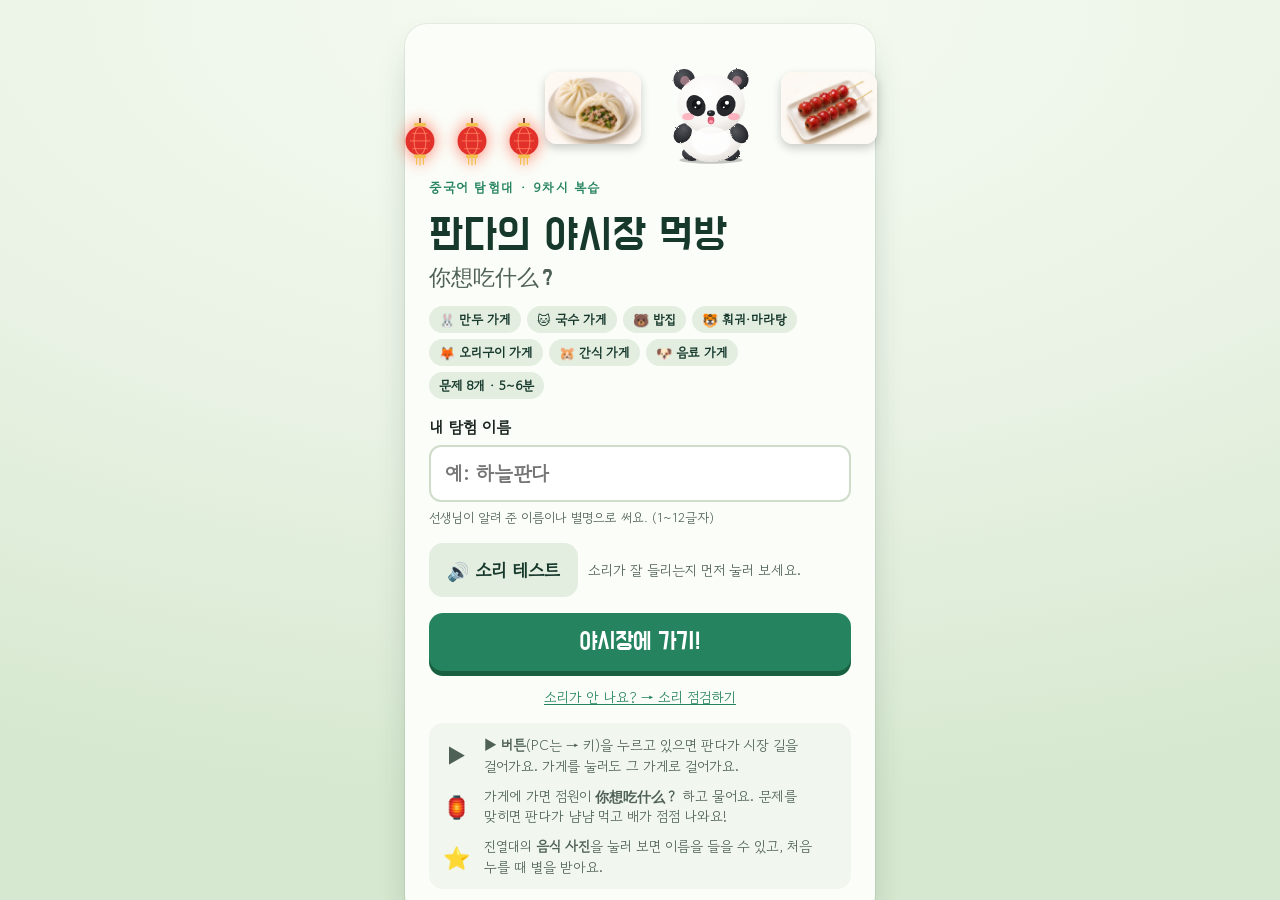
<file: index.html>
<!doctype html>
<html lang="ko">
<head>
<meta charset="utf-8">
<meta name="viewport" content="width=device-width, initial-scale=1, viewport-fit=cover">
<meta name="theme-color" content="#1b1f4b">
<title>판다의 야시장 먹방</title>
<link rel="preconnect" href="https://fonts.googleapis.com">
<link rel="stylesheet" href="https://fonts.googleapis.com/css2?family=Do+Hyeon&family=Gowun+Dodum&family=Noto+Sans:wght@500;700&family=ZCOOL+KuaiLe&display=swap">
<link rel="stylesheet" href="style.css">
</head>
<body>
<div id="app">

  <!-- 시작 화면 -->
  <section id="startScreen" class="screen">
    <div class="card">
      <div class="hero" id="heroArt"></div>
      <div class="eyebrow" id="stageLabel">중국어 탐험대 · 9차시 복습</div>
      <h1 id="gameTitle">판다의 야시장 먹방</h1>
      <div class="zonelist" id="zoneList"></div>
      <div id="resumeBox" class="row" hidden>
        <button class="btn primary" id="resumeBtn" type="button">이어서 하기</button>
        <button class="btn ghost" id="newBtn" type="button">처음부터</button>
      </div>
      <div id="newBox" class="stack">
        <label class="field" for="nameInput">내 탐험 이름
          <input type="text" id="nameInput" maxlength="12" autocomplete="off" placeholder="예: 하늘판다">
          <span class="help">선생님이 알려 준 이름이나 별명으로 써요. (1~12글자)</span>
        </label>
        <div class="row">
          <button class="btn" id="testBtn" type="button">🔊 소리 테스트</button>
          <span id="testResult" class="note">소리가 잘 들리는지 먼저 눌러 보세요.</span>
        </div>
        <button class="btn primary" id="startBtn" type="button">야시장에 가기!</button>
      </div>
      <a class="checklink" href="sound-check.html">소리가 안 나요? → 소리 점검하기</a>
      <div class="controls-pic">
        <div class="ico">▶</div><div><b>▶ 버튼</b>(PC는 → 키)을 누르고 있으면 판다가 시장 길을 걸어가요. 가게를 눌러도 그 가게로 걸어가요.</div>
        <div class="ico">🏮</div><div>가게에 가면 점원이 <b>你想吃什么？</b> 하고 물어요. 문제를 맞히면 판다가 냠냠 먹고 배가 점점 나와요!</div>
        <div class="ico">⭐</div><div>진열대의 <b>음식 사진</b>을 눌러 보면 이름을 들을 수 있고, 처음 누를 때 별을 받아요.</div>
      </div>
    </div>
  </section>

  <!-- 이야기 -->
  <section id="storyScreen" class="screen" hidden>
    <div class="card story-panel">
      <div class="storyart" id="storyArt"></div>
      <p class="story-text" id="storyText"></p>
      <div class="dots" id="storyDots"></div>
      <div class="row center">
        <button class="btn ghost" id="skipBtn" type="button">건너뛰기</button>
        <button class="btn primary" id="nextBtn" type="button">다음</button>
      </div>
    </div>
  </section>

  <!-- 게임 -->
  <section id="play" hidden>
    <header id="hud">
      <div class="scorebox"><span class="lab">학습</span><b id="learnScore">0</b></div>
      <div class="scorebox"><span class="lab">별</span><b id="starScore">0</b></div>
      <div class="zonebox"><span class="lab" id="zoneName">배 부름</span><div class="qdots keys" id="bells" aria-label="먹은 음식"></div></div>
      <div class="totalbox"><span class="lab">문제</span><b id="total">0/8</b></div>
      <div class="spacer"></div>
      <div class="who" id="who"></div>
      <button class="hud-btn" id="soundBtn" type="button" aria-label="소리 설정"><svg viewBox="0 0 24 24" fill="none" stroke="currentColor" stroke-width="2" stroke-linecap="round"><path d="M4 9h4l5-4v14l-5-4H4z"/><path d="M16 9a4 4 0 0 1 0 6M18.5 6.5a8 8 0 0 1 0 11"/></svg></button>
      <span class="netdot off" id="netDot" role="img" aria-label="이 기기에만 저장 중" title="이 기기에만 저장 중"></span>
      <button class="hud-btn" id="rankBtn" type="button" aria-label="반 순위">🏆</button>
      <button class="hud-btn" id="helpBtn" type="button" aria-label="도움말"><svg viewBox="0 0 24 24" fill="none" stroke="currentColor" stroke-width="2" stroke-linecap="round"><circle cx="12" cy="12" r="9"/><path d="M9.5 9.5a2.5 2.5 0 1 1 3.5 2.3c-.6.3-1 .8-1 1.5V14"/><circle cx="12" cy="17" r=".6" fill="currentColor"/></svg></button>
    </header>
    <div id="stage">
      <div id="market" aria-label="야시장 거리"></div>
      <div id="flash" aria-hidden="true"></div>
      <div id="toast" role="status" aria-live="polite" hidden></div>
    </div>
  </section>

  <!-- 퀴즈 -->
  <section id="quiz" hidden><div class="qbox" id="qbox" role="dialog" aria-modal="true"></div></section>
  <!-- 칸 이벤트 -->
  <section id="evt" class="panel" hidden></section>
  <div id="confetti" aria-hidden="true"></div>

  <!-- 소리 설정 -->
  <section id="soundPanel" class="panel" hidden>
    <div class="card">
      <h2>소리 설정</h2>
      <div class="slider"><label for="volBgm">배경음악</label><input id="volBgm" type="range" min="0" max="100" value="45"><span id="volBgmV">45</span></div>
      <div class="slider"><label for="volSfx">효과음</label><input id="volSfx" type="range" min="0" max="100" value="70"><span id="volSfxV">70</span></div>
      <div class="slider"><label for="volVoice">중국어 소리</label><input id="volVoice" type="range" min="0" max="100" value="100"><span id="volVoiceV">100</span></div>
      <label class="row" for="muteAll"><input type="checkbox" id="muteAll"> 모든 소리 끄기</label>
      <p class="note" id="voiceSourceNote"></p>
      <label class="field" for="renameInput">탐험 이름 고치기
        <input type="text" id="renameInput" maxlength="12" autocomplete="off">
      </label>
      <div class="row"><button class="btn" id="renameBtn" type="button">이름 저장</button><span class="note" id="renameMsg"></span></div>
      <button class="btn primary" id="soundClose" type="button">닫기</button>
    </div>
  </section>

  <!-- 도움말 -->
  <section id="helpPanel" class="panel" hidden>
    <div class="card">
      <h2>야시장 놀이 방법</h2>
      <div class="controls-pic">
        <div class="ico">▶</div><div>▶ ◀ 버튼을 누르고 있거나 → ← 키로 걸어요. 가게를 누르면 그 가게까지 걸어가요.</div>
        <div class="ico">🏮</div><div>가게 앞에 서면 점원이 물어요. 처음에 맞히면 100점, 다시 풀어 맞히면 60점.</div>
        <div class="ico">🥟</div><div>정답을 맞히면 판다가 그 음식을 먹어요. 마음대로 고르는 문제는 정답이 없어요!</div>
        <div class="ico">⭐</div><div>진열대 음식 사진을 누르면 이름을 듣고, 처음 누를 때 별 +5.</div>
        <div class="ico">🏠</div><div>가게 7곳을 다 들르면 판다네 집으로 가요.</div>
      </div>
      <button class="btn primary" id="helpClose" type="button">계속하기</button>
    </div>
  </section>

  <!-- 반 순위 -->
  <section id="rankPanel" class="panel" hidden>
    <div class="card">
      <h2>🏆 우리 반 순위</h2>
      <p class="note">총점(학습 점수 + 별 점수) 순서예요. ❓는 푼 문제 수, 💤는 다 먹고 자러 간 친구예요.</p>
      <div id="rankList"></div>
      <button class="btn primary" id="rankClose" type="button">계속하기</button>
    </div>
  </section>

  <!-- 종료 -->
  <section id="endScreen" class="screen" hidden>
    <div class="card">
      <div class="hero" id="endArt"></div>
      <div class="eyebrow">吃饱了!</div>
      <h1>배불러서 쿨쿨~</h1>
      <div class="nihao"><span class="zh">再见!</span>
        <div class="grow"><div class="py big">zàijiàn</div><div class="note">야시장 먹방 끝! 다음 시간에 또 만나요.</div></div>
        <button class="btn" id="byeBtn" type="button" aria-label="再见 듣기">▶</button></div>
      <div class="scores3">
        <div><small>학습 점수</small><b id="endLearn">0</b></div>
        <div><small>별 점수</small><b id="endStar">0</b></div>
        <div class="total"><small>총점</small><b id="endTotal">0</b></div>
      </div>
      <div class="stat"><span id="endName"></span><span id="endFirst"></span></div>
      <p class="note center">판다가 먹은 음식</p><div class="eaten" id="endZones"></div>
      <div class="stat"><span>보너스</span><span id="endBonus">-</span></div>
      <div id="speedBox" class="stack"></div>
      <div class="save" id="saveStatus"></div>
      <div class="endrank" id="endRank" hidden><b>🏆 우리 반 순위 <span id="myRank"></span></b><div id="endRankList"></div></div>
    </div>
  </section>
</div>

<script src="firebase-config.js"></script>
<script src="net.js"></script>
<script src="game-data.js"></script>
<script src="game.js"></script>
</body>
</html>
</file>
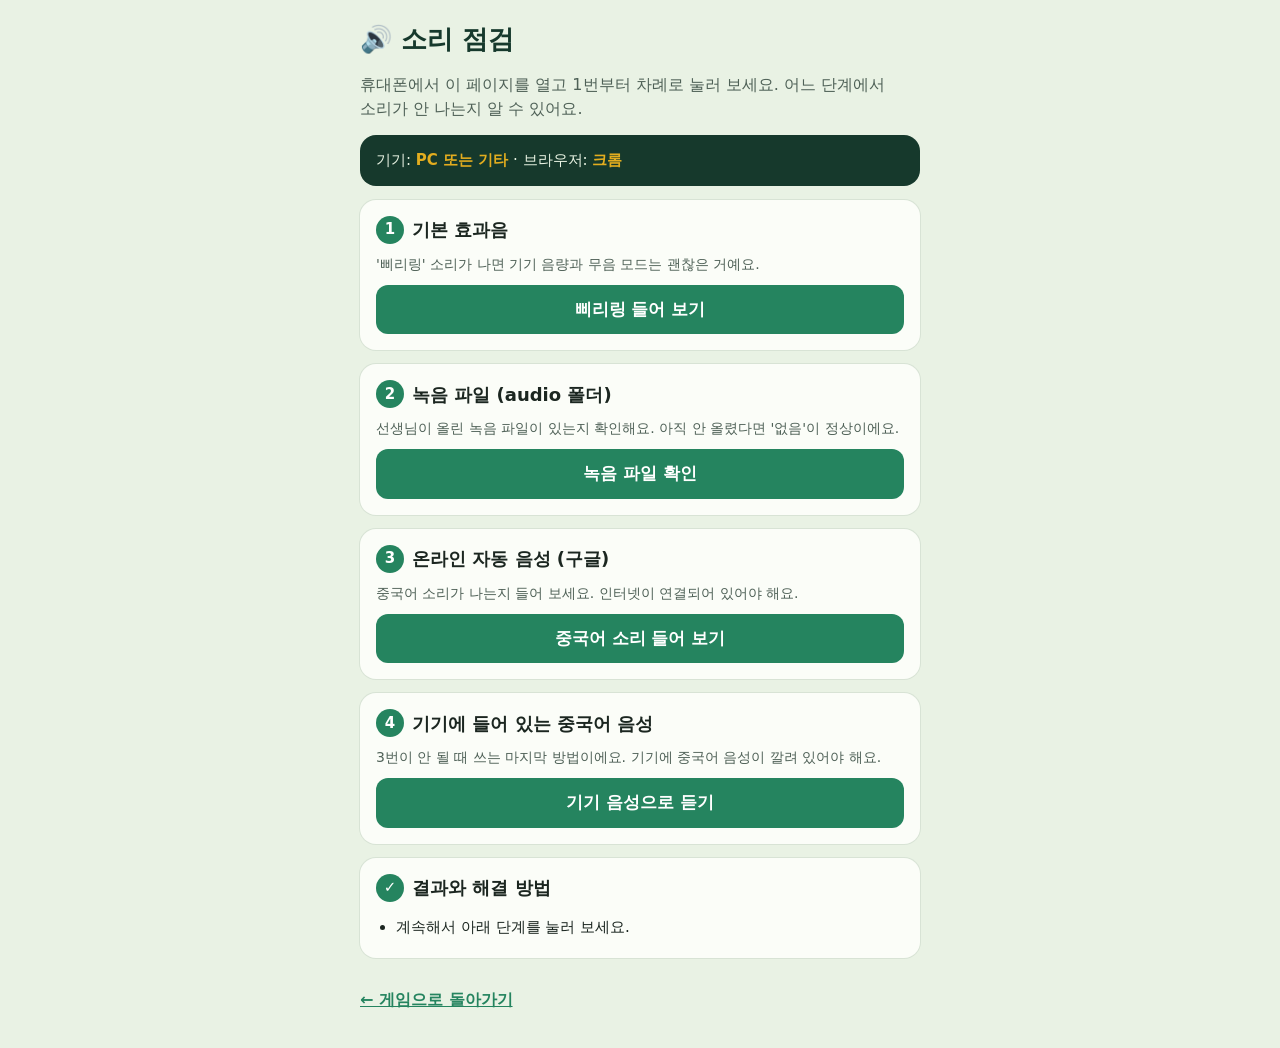
<file: sound-check.html>
<!doctype html>
<html lang="ko">
<head>
<meta charset="utf-8">
<meta name="viewport" content="width=device-width, initial-scale=1, viewport-fit=cover">
<title>소리 점검</title>
<style>
:root{--forest:#16392c;--jade:#25845f;--mist:#e9f2e4;--paper:#fbfdf8;--ink:#1b2620;--soft:#4f6157;--gold:#e3ad1f;--ok:#1f7a4d;--bad:#c9564b;--warn:#8a6200;--line:#cfdcc9;color-scheme:light}
*{box-sizing:border-box}[hidden]{display:none!important}
body{margin:0;background:var(--mist);color:var(--ink);font-family:'Apple SD Gothic Neo','Malgun Gothic',system-ui,sans-serif;word-break:keep-all;line-height:1.5;
  padding-block:20px;padding-left:max(16px,env(safe-area-inset-left,0px));padding-right:max(16px,env(safe-area-inset-right,0px))}
main{max-width:560px;margin:0 auto;display:flex;flex-direction:column;gap:14px}
h1{margin:0;font-size:26px;color:var(--forest)}
.lead{margin:0;color:var(--soft)}
.env{background:var(--forest);color:#eaf4e4;border-radius:16px;padding:14px 16px;font-size:15px}
.env b{color:var(--gold)}
.step{background:var(--paper);border-radius:16px;padding:16px;display:flex;flex-direction:column;gap:10px;box-shadow:0 0 0 1px rgba(22,57,44,.08)}
.step h2{margin:0;font-size:18px;display:flex;gap:8px;align-items:center}
.step h2 span{display:grid;place-items:center;width:28px;height:28px;border-radius:50%;background:var(--jade);color:#fff;font-size:15px;flex:none}
.step p{margin:0;font-size:14px;color:var(--soft)}
button{font:inherit;font-weight:700;font-size:17px;border:0;border-radius:12px;padding:12px 16px;background:var(--jade);color:#fff;min-height:48px;cursor:pointer}
.res{font-size:15px;font-weight:700;padding:8px 12px;border-radius:10px;background:#eef3ec}
.res.ok{background:#dff2e6;color:var(--ok)}.res.bad{background:#fbe3df;color:var(--bad)}.res.warn{background:#fff3cf;color:var(--warn)}
.res:empty{display:none}
ul{margin:0;padding-left:20px;font-size:15px}
li{margin:4px 0}
.ask{display:flex;gap:8px;flex-wrap:wrap}
.ask button{background:#e3ede0;color:var(--forest);font-size:15px;min-height:40px;padding:8px 14px}
a{color:var(--jade);font-weight:700}
</style>
</head>
<body>
<main>
  <h1>🔊 소리 점검</h1>
  <p class="lead">휴대폰에서 이 페이지를 열고 1번부터 차례로 눌러 보세요. 어느 단계에서 소리가 안 나는지 알 수 있어요.</p>
  <div class="env" id="env">기기 확인 중…</div>

  <section class="step">
    <h2><span>1</span>기본 효과음</h2>
    <p>'삐리링' 소리가 나면 기기 음량과 무음 모드는 괜찮은 거예요.</p>
    <button type="button" id="b1">삐리링 들어 보기</button>
    <div class="ask" id="a1" hidden><button type="button" data-a="1" data-v="y">들려요</button><button type="button" data-a="1" data-v="n">안 들려요</button></div>
    <div class="res" id="r1"></div>
  </section>

  <section class="step">
    <h2><span>2</span>녹음 파일 (audio 폴더)</h2>
    <p>선생님이 올린 녹음 파일이 있는지 확인해요. 아직 안 올렸다면 '없음'이 정상이에요.</p>
    <button type="button" id="b2">녹음 파일 확인</button>
    <div class="res" id="r2"></div>
  </section>

  <section class="step">
    <h2><span>3</span>온라인 자동 음성 (구글)</h2>
    <p>중국어 소리가 나는지 들어 보세요. 인터넷이 연결되어 있어야 해요.</p>
    <button type="button" id="b3">중국어 소리 들어 보기</button>
    <div class="ask" id="a3" hidden><button type="button" data-a="3" data-v="y">들려요</button><button type="button" data-a="3" data-v="n">안 들려요</button></div>
    <div class="res" id="r3"></div>
  </section>

  <section class="step">
    <h2><span>4</span>기기에 들어 있는 중국어 음성</h2>
    <p>3번이 안 될 때 쓰는 마지막 방법이에요. 기기에 중국어 음성이 깔려 있어야 해요.</p>
    <button type="button" id="b4">기기 음성으로 듣기</button>
    <div class="ask" id="a4" hidden><button type="button" data-a="4" data-v="y">들려요</button><button type="button" data-a="4" data-v="n">안 들려요</button></div>
    <div class="res" id="r4"></div>
  </section>

  <section class="step">
    <h2><span>✓</span>결과와 해결 방법</h2>
    <div id="advice"><p>위 단계를 눌러 보면 여기에 해결 방법이 나와요.</p></div>
  </section>

  <p><a href="index.html">← 게임으로 돌아가기</a></p>
</main>
<script src="game-data.js"></script>
<script>
(() => {
const D = window.GAME_DATA || { audio:{ onlineVoiceUrl:'https://translate.google.com/translate_tts?ie=UTF-8&tl=zh-CN&client=tw-ob&q=', sounds:{ ma1:{ file:'audio/ma1.mp3', text:'妈' } } } };
const $ = s => document.querySelector(s);
const ua = navigator.userAgent;
const isIOS = /iPhone|iPad|iPod/.test(ua) || (navigator.platform === 'MacIntel' && navigator.maxTouchPoints > 1);
const isAndroid = /Android/.test(ua);
const inApp = /KAKAOTALK|NAVER|Instagram|FBAN|FBAV|Line\/|DaumApps|everytimeApp|; wv\)/i.test(ua);
const appName = /KAKAOTALK/i.test(ua) ? '카카오톡' : /NAVER/i.test(ua) ? '네이버' : /Instagram/i.test(ua) ? '인스타그램' : /FBAN|FBAV/.test(ua) ? '페이스북' : /Line\//.test(ua) ? '라인' : '앱';
const R = {};
const firstId = () => D.audio.sounds.ma1 ? 'ma1' : Object.keys(D.audio.sounds)[0];
const firstFile = () => (D.audio.sounds[firstId()].file || `audio/${firstId()}.mp3`);
$('#env').innerHTML = `기기: <b>${isIOS ? '아이폰·아이패드' : isAndroid ? '안드로이드' : 'PC 또는 기타'}</b> · 브라우저: <b>${inApp ? appName + ' 안의 브라우저' : /CriOS|Chrome/.test(ua) ? '크롬' : /Safari/.test(ua) ? '사파리' : '기타'}</b>`
  + (inApp ? `<br>⚠ ${appName} 안에서 열린 화면은 소리가 막히는 경우가 많아요. 오른쪽 위 메뉴에서 <b>'다른 브라우저로 열기'</b>를 눌러 크롬이나 사파리로 열어 주세요.` : '');

function show(id, cls, html){ const el = $('#r' + id); el.className = 'res ' + cls; el.innerHTML = html; }
function ask(id){ $('#a' + id).hidden = false; }
document.querySelectorAll('[data-a]').forEach(b => b.onclick = () => {
  const id = b.dataset.a, ok = b.dataset.v === 'y'; R[id] = ok ? 'ok' : 'no';
  $('#a' + id).hidden = true;
  show(id, ok ? 'ok' : 'bad', ok ? '✔ 들려요' : '✘ 안 들려요');
  advise();
});

let ctx;
$('#b1').onclick = () => {
  try {
    ctx = ctx || new (window.AudioContext || window.webkitAudioContext)();
    if (ctx.state === 'suspended') ctx.resume();
    const t = ctx.currentTime;
    [659, 784, 988].forEach((f, i) => { const o = ctx.createOscillator(), g = ctx.createGain(); o.frequency.value = f; g.gain.setValueAtTime(.25, t + i*.12); g.gain.exponentialRampToValueAtTime(.001, t + i*.12 + .3); o.connect(g); g.connect(ctx.destination); o.start(t + i*.12); o.stop(t + i*.12 + .35); });
    show(1, 'warn', '소리가 났나요?'); ask(1);
  } catch(e){ R[1] = 'no'; show(1, 'bad', '이 브라우저는 효과음을 낼 수 없어요.'); advise(); }
};

const player = new Audio();
function tryPlay(url){
  return new Promise((res, rej) => {
    let done = false; const fin = (f, v) => { if (!done){ done = true; clearTimeout(to); f(v); } };
    const to = setTimeout(() => fin(rej, 'timeout'), 7000);
    player.onerror = () => fin(rej, 'load');
    player.onplaying = () => fin(res, 'playing');
    player.src = url;
    const p = player.play(); if (p && p.catch) p.catch(err => fin(rej, err && err.name === 'NotAllowedError' ? 'blocked' : 'load'));
  });
}
$('#b2').onclick = async () => {
  show(2, 'warn', '확인 중…');
  try { await tryPlay(firstFile()); R[2] = 'ok'; show(2, 'ok', '✔ 녹음 파일이 있어요. 지금 나오는 소리가 녹음 파일이에요.'); }
  catch(e){ R[2] = 'none'; show(2, e === 'blocked' ? 'bad' : 'warn', e === 'blocked' ? '✘ 브라우저가 재생을 막았어요.' : '녹음 파일 없음 (아직 안 올렸다면 정상이에요)'); }
  advise();
};
$('#b3').onclick = async () => {
  show(3, 'warn', '불러오는 중…');
  try { await tryPlay(D.audio.onlineVoiceUrl + encodeURIComponent((D.audio.sounds.ma1 || Object.values(D.audio.sounds)[0]).text)); show(3, 'warn', '소리가 났나요?'); ask(3); }
  catch(e){ R[3] = e; show(3, 'bad', e === 'blocked' ? '✘ 브라우저가 재생을 막았어요.' : e === 'timeout' ? '✘ 응답이 너무 늦어요. 인터넷 연결을 확인해 주세요.' : '✘ 온라인 음성에 연결하지 못했어요.'); advise(); }
};
function voices(){ return window.speechSynthesis ? speechSynthesis.getVoices() : []; }
if (window.speechSynthesis){ voices(); speechSynthesis.onvoiceschanged = () => {}; }
$('#b4').onclick = () => {
  if (!window.speechSynthesis){ R[4] = 'none'; show(4, 'bad', '✘ 이 브라우저는 기기 음성을 지원하지 않아요.'); advise(); return; }
  const zh = voices().filter(v => /^zh|cmn/i.test(v.lang));
  const u = new SpeechSynthesisUtterance(D.audio.sounds[firstId()].text); u.lang = 'zh-CN'; u.rate = .85;
  const v = zh.find(v => /CN/i.test(v.lang)) || zh[0]; if (v) u.voice = v;
  speechSynthesis.cancel(); speechSynthesis.speak(u);
  if (voices().length && !zh.length){ R[4] = 'none'; show(4, 'bad', '✘ 기기에 중국어 음성이 없어요.'); advise(); return; }
  show(4, 'warn', (v ? `사용한 음성: ${v.name}<br>` : '') + '소리가 났나요?'); ask(4);
};

function advise(){
  const tips = [];
  if (inApp) tips.push(`<b>${appName} 안에서 열려 있어요.</b> 메뉴(⋮ 또는 ···)에서 '다른 브라우저로 열기'를 눌러 크롬이나 사파리로 다시 열어 주세요.`);
  if (R[1] === 'no'){
    tips.push(isIOS ? '<b>아이폰 왼쪽 옆의 무음 스위치</b>가 켜져 있으면(주황색이 보이면) 게임 소리가 안 나요. 스위치를 올려 무음을 꺼 주세요. (아이폰 15 Pro 이상은 동작 버튼 또는 제어 센터의 무음 모드)'
                : '휴대폰 옆 음량 버튼으로 <b>미디어 음량</b>을 올려 주세요. 방해 금지 모드도 꺼 주세요.');
    tips.push('블루투스 이어폰이 연결되어 있지 않은지 확인해 주세요.');
  }
  if (R[3] === 'ok' || R[2] === 'ok') tips.push('✔ 이 기기에서는 게임의 중국어 소리가 들려야 해요. 게임을 <b>새로고침</b>한 뒤, 문제 창의 <b>▶ 듣기</b>를 직접 눌러 보세요.');
  else if (R[3] === 'no' || R[3] === 'load' || R[3] === 'timeout' || R[3] === 'blocked'){
    tips.push('온라인 음성이 이 기기·인터넷에서 막혀 있어요. 학교 와이파이가 막는 경우도 있으니 휴대폰 데이터로도 한 번 시험해 보세요.');
    if (R[4] === 'ok') tips.push('대신 기기 음성(4번)은 되니 게임은 그 소리로 진행돼요. 다만 성조가 검수되지 않은 임시 음성이에요.');
    else tips.push('가장 확실한 해결책은 <b>녹음 파일(MP3)</b>을 audio 폴더에 올리는 거예요 (audio-list.html에 목록이 있어요). 그러면 인터넷 음성이나 기기 음성 없이도 모든 기기에서 같은 소리가 나요.');
  }
  if (R[4] === 'none' && isAndroid) tips.push('안드로이드: 설정 → 일반(또는 접근성) → 텍스트 음성 변환 → Google 음성 엔진 → 언어에서 <b>중국어(중국)</b> 음성을 내려받을 수 있어요.');
  if (R[4] === 'none' && isIOS) tips.push('아이폰: 설정 → 손쉬운 사용 → 읽기 및 말하기 → 음성 → <b>중국어(중국 본토)</b> 음성을 내려받을 수 있어요.');
  if (!tips.length) tips.push('계속해서 아래 단계를 눌러 보세요.');
  $('#advice').innerHTML = '<ul>' + tips.map(t => `<li>${t}</li>`).join('') + '</ul>';
}
advise();
})();
</script>
</body>
</html>
</file>
<file: style.css>
/* 중국어 탐험대 STAGE 01 · 화면 꾸미기
   Layout: HUD strip on top, the 16:9 side-scrolling stage fills the rest, touch buttons float over its bottom corners. */
:root{
  --forest:#16392c; --jade:#25845f; --leaf:#9ccc6e; --mist:#e9f2e4; --paper:#fbfdf8;
  --ink:#1b2620; --ink-soft:#4f6157; --gold:#e3ad1f; --pond:#4fa6cc; --miss:#c9564b; --line:#cfdcc9;
  --f-display:'Do Hyeon','Gowun Dodum',system-ui,sans-serif;
  --f-body:'Gowun Dodum','Apple SD Gothic Neo','Malgun Gothic',system-ui,sans-serif;
  --f-pinyin:'Noto Sans','Segoe UI','Helvetica Neue',Arial,sans-serif;
  color-scheme:light;
}
*{box-sizing:border-box}
[hidden]{display:none!important}
html,body{height:100%;margin:0}
body{word-break:keep-all;background:var(--forest);color:var(--ink);font-family:var(--f-body);font-size:16px;overflow:hidden;
  padding-left:env(safe-area-inset-left,0px);padding-right:env(safe-area-inset-right,0px)}
button{font-family:inherit;font-size:inherit;cursor:pointer;color:inherit}
button:focus-visible,input:focus-visible{outline:3px solid var(--pond);outline-offset:2px}
.py{font-family:var(--f-pinyin);font-weight:700}
.py.big{font-size:20px}
.grow{flex:1;min-width:0}
#app{position:relative;height:100%}

/* ---------- 큰 화면들 ---------- */
.screen{position:absolute;inset:0;display:flex;align-items:flex-start;justify-content:center;overflow:auto;z-index:30;
  padding-block:24px;padding-left:max(16px,env(safe-area-inset-left,0px));padding-right:max(16px,env(safe-area-inset-right,0px));
  background:radial-gradient(120% 90% at 50% 0%,#f6fbf2 0%,var(--mist) 55%,#d6e8cf 100%)}
.card{background:var(--paper);border-radius:22px;box-shadow:0 18px 40px -18px rgba(22,57,44,.45),0 0 0 1px rgba(22,57,44,.06);
  width:min(470px,100%);margin:auto 0;padding:28px 24px;display:flex;flex-direction:column;gap:16px}
.stack{display:flex;flex-direction:column;gap:16px}
.eyebrow{font-size:13px;letter-spacing:.12em;color:var(--jade);font-weight:700}
h1{font-family:var(--f-display);font-weight:400;font-size:clamp(32px,8vw,44px);line-height:1.08;color:var(--forest);margin:0;text-wrap:balance}
h1 small{display:block;font-size:.5em;color:var(--ink-soft);margin-top:6px}
h2{font-family:var(--f-display);font-weight:400;font-size:26px;color:var(--forest);margin:0}
label.field{display:flex;flex-direction:column;gap:6px;font-weight:700}
label.field .help{font-weight:400;font-size:13px;color:var(--ink-soft)}
input[type=text]{font:inherit;font-size:20px;padding:12px 14px;border-radius:12px;border:2px solid var(--line);background:#fff;color:var(--ink)}
input[type=text]:focus{border-color:var(--jade);outline:none}
.btn{border:0;border-radius:14px;padding:14px 18px;font-size:18px;font-weight:700;background:#e3ede0;color:var(--forest);min-height:48px}
.btn.primary{background:var(--jade);color:#fff;font-family:var(--f-display);font-weight:400;font-size:24px;box-shadow:0 5px 0 #18603f}
.btn.primary:active{transform:translateY(3px);box-shadow:0 2px 0 #18603f}
.btn.ghost{background:transparent;border:2px solid var(--line)}
.btn:disabled{opacity:.45;cursor:not-allowed}
.row{display:flex;gap:10px;flex-wrap:wrap;align-items:center}
.row.center{justify-content:center}
.note{font-size:14px;color:var(--ink-soft);line-height:1.5}
.badge-temp{display:inline-flex;gap:6px;align-items:center;font-size:12px;padding:4px 8px;border-radius:999px;background:#fff3cf;color:#7a5600}
.badge-ok{background:#dff2e6;color:#165c3c}
.controls-pic{display:grid;grid-template-columns:auto 1fr;gap:10px 14px;align-items:center;font-size:14px;color:var(--ink-soft);
  background:#f1f6ee;border-radius:14px;padding:12px 14px;line-height:1.45}
.controls-pic .ico{font-size:22px;text-align:center}
.keys{display:grid;grid-template-columns:repeat(3,26px);gap:3px}
.keys i{display:grid;place-items:center;width:26px;height:24px;border-radius:6px;background:#fff;border:1px solid var(--line);font-style:normal;font-size:12px;color:var(--forest)}
.keys i.x{visibility:hidden}
.story-panel{align-items:center;text-align:center}
.story-panel canvas{width:220px;height:150px}
.story-text{font-size:20px;line-height:1.55;min-height:3.2em;text-wrap:balance;margin:0}
.dots{display:flex;gap:6px}.dots b{width:8px;height:8px;border-radius:50%;background:var(--line)}.dots b.on{background:var(--jade)}

/* ---------- 게임 화면 ---------- */
#play{position:absolute;inset:0;display:flex;flex-direction:column}
#hud{display:flex;align-items:center;gap:12px;flex-wrap:wrap;background:var(--forest);color:#eaf4e4;z-index:5;
  padding-block:8px;padding-left:max(12px,env(safe-area-inset-left,0px));padding-right:max(12px,env(safe-area-inset-right,0px))}
.scorebox{display:flex;align-items:baseline;gap:6px}
.scorebox .lab{font-size:12px;opacity:.75}
.scorebox b{font-family:var(--f-display);font-weight:400;font-size:24px;color:var(--gold);font-variant-numeric:tabular-nums;min-width:44px}
.bells{display:flex;gap:3px}.bells svg{width:22px;height:22px}
.items{display:flex;gap:4px;flex-wrap:wrap}
.item{font-size:12px;padding:3px 7px;border-radius:999px;background:rgba(255,255,255,.1);color:#cfe3c7;font-family:var(--f-pinyin);font-weight:700}
.item.got{background:var(--gold);color:var(--forest)}
#hud .spacer{flex:1}
#hud .who{font-size:13px;opacity:.8}
.hud-btn{background:rgba(255,255,255,.12);border:0;border-radius:10px;width:40px;height:40px;display:grid;place-items:center;color:#fff}
.hud-btn svg{width:22px;height:22px}
#stage{position:relative;flex:1;min-height:0;display:grid;place-items:center;background:#0f2a20;overflow:hidden}
#game{display:block;touch-action:none;border-radius:6px}
#toast{position:absolute;left:50%;top:16%;transform:translateX(-50%);background:var(--paper);color:var(--forest);padding:10px 18px;border-radius:14px;
  font-weight:700;box-shadow:0 8px 20px rgba(0,0,0,.25);text-align:center;max-width:calc(100% - 32px);z-index:6;font-size:17px}
#pad{position:absolute;inset:auto 0 0 0;display:flex;justify-content:space-between;align-items:flex-end;pointer-events:none;z-index:4;
  padding-bottom:max(14px,env(safe-area-inset-bottom,0px));padding-left:max(14px,env(safe-area-inset-left,0px));padding-right:max(14px,env(safe-area-inset-right,0px))}
#pad button{pointer-events:auto;border:0;border-radius:18px;background:rgba(251,253,248,.85);color:var(--forest);box-shadow:0 4px 0 rgba(22,57,44,.4);
  width:72px;height:68px;display:grid;place-items:center;touch-action:none;user-select:none;-webkit-user-select:none;-webkit-touch-callout:none}
#pad button svg{width:30px;height:30px}
#pad button.on{background:var(--leaf);transform:translateY(2px)}
#pad .pad-move{display:flex;gap:10px}
#pad .jump{width:96px;height:80px;border-radius:50%;background:var(--gold);font-family:var(--f-display);font-size:24px;box-shadow:0 5px 0 #a87d0d}

/* ---------- 퀴즈 창 ---------- */
#quiz{position:absolute;inset:0;background:rgba(14,36,28,.55);display:flex;align-items:center;justify-content:center;z-index:20;
  padding-block:16px;padding-left:max(12px,env(safe-area-inset-left,0px));padding-right:max(12px,env(safe-area-inset-right,0px))}
.qbox{position:relative;background:var(--paper);border-radius:22px;width:min(560px,100%);max-height:100%;overflow:auto;padding:20px;display:flex;flex-direction:column;gap:14px;box-shadow:0 24px 60px rgba(0,0,0,.35)}
.qhead{display:flex;align-items:center;gap:10px}
.qhead .place{font-family:var(--f-display);font-size:22px;color:var(--forest);flex:1}
.qhead .practice{font-size:12px;background:#e3ede0;border-radius:999px;padding:3px 8px;color:var(--forest)}
.qhead .count{font-size:13px;color:var(--ink-soft)}
.qclose{width:40px;height:40px;border-radius:12px;border:0;background:#eef3ec;font-size:20px}
.qtext{font-size:20px;line-height:1.45;font-weight:700;text-wrap:balance}
.listen{display:flex;gap:8px;flex-wrap:wrap}
.listen .btn{font-size:16px;padding:10px 14px}
.listen .btn.play{background:var(--pond);color:#fff;font-size:18px}
.listen .btn.play.pulse{animation:pulse 1s ease-in-out infinite;box-shadow:0 0 0 4px rgba(79,166,204,.35)}
@keyframes pulse{50%{transform:scale(1.06)}}
.checklink{font-size:14px;color:var(--jade);text-align:center}
.srcnote{font-size:12px;color:var(--ink-soft)}
.choices{display:grid;gap:10px}
.choices.c4{grid-template-columns:repeat(4,1fr)}
.choices.c3{grid-template-columns:repeat(3,1fr)}
.choices.c2{grid-template-columns:repeat(2,1fr)}
@media (max-width:520px){.choices.c4{grid-template-columns:repeat(2,1fr)}}
.opt{border:3px solid var(--line);background:#fff;border-radius:16px;padding:10px 8px;display:flex;flex-direction:column;align-items:center;gap:6px;min-height:88px;transition:transform .12s,border-color .12s}
.opt:hover:not(:disabled){transform:translateY(-2px);border-color:var(--jade)}
.opt.wrong{border-color:var(--miss);opacity:.45}
.opt.right{border-color:var(--gold);background:#fff8e1}
.opt .lbl{font-family:var(--f-display);font-size:22px;color:var(--forest)}
.opt .sub{font-size:13px;color:var(--ink-soft)}
.opt svg.contour{width:100%;max-width:110px;height:56px}
.target{display:flex;align-items:center;justify-content:center;gap:14px;background:#f1f6ee;border-radius:16px;padding:12px}
.target .py{font-size:40px;color:var(--forest)}
.target svg{width:90px;height:50px}
.tablet{background:#b9c2bb;border-radius:14px 14px 30px 30px;padding:14px;display:flex;align-items:center;justify-content:center;gap:16px;box-shadow:inset 0 -6px 0 rgba(0,0,0,.12)}
.tablet .py{font-size:38px;color:#2a3530}
.slot{width:86px;height:56px;border-radius:12px;border:3px dashed rgba(42,53,48,.55);display:grid;place-items:center;font-size:13px;color:#2a3530}
.slot.filled{border-style:solid;background:var(--leaf)}
.tube{background:linear-gradient(90deg,#7cae4f,#a9d27a 45%,#6b9d43);border:0;border-radius:14px;min-height:80px;color:var(--forest);
  display:flex;flex-direction:column;align-items:center;justify-content:center;gap:4px;font-weight:700;box-shadow:inset 0 0 0 3px rgba(22,57,44,.18)}
.tube .ring{width:70%;height:4px;border-radius:2px;background:rgba(22,57,44,.35)}
.tube.sel{outline:4px solid var(--pond);outline-offset:2px}
.tube.wrong{opacity:.4}
.tube.heard::after{content:'들었어요';font-size:11px;font-weight:400}
.panda-card{display:flex;flex-direction:column;align-items:center;gap:8px;background:#fff;border:3px solid var(--line);border-radius:16px;padding:10px 6px}
.panda-card svg{width:84px;height:80px}
.panda-card.talk svg{animation:talk .35s ease-in-out 3}
.panda-card.wrong{opacity:.45;border-color:var(--miss)}
.panda-card.right{border-color:var(--gold);background:#fff8e1}
@keyframes talk{50%{transform:translateY(-5px) rotate(-3deg)}}
.panda-card .btn{font-size:14px;padding:8px 10px;min-height:40px;width:100%}
.panda-card .btn.primary{font-size:16px}
.lock{background:#5b4a3a;color:#fff6e5;border-radius:16px;border:0;min-height:96px;display:flex;flex-direction:column;align-items:center;justify-content:center;gap:6px;box-shadow:inset 0 -6px 0 rgba(0,0,0,.25)}
.lock .py{font-size:28px}
.lock svg{width:26px;height:26px}
.lock.wrong{opacity:.4}
.lock.right{background:var(--gold);color:var(--forest)}
.seq{display:flex;gap:4px;justify-content:center;align-items:center}
.seq svg{width:34px;height:24px}
.hint{background:#fff4d6;border-radius:14px;padding:12px 14px;line-height:1.5;display:flex;gap:10px;align-items:flex-start}
.hint b{color:#7a5600}
.feedback{font-family:var(--f-display);font-size:28px;text-align:center}
.feedback:empty{display:none}
.feedback.good{color:var(--jade)}
.feedback.bad{color:var(--miss);font-size:20px;font-family:var(--f-body);font-weight:700}
.contour-ref{display:grid;grid-template-columns:repeat(4,1fr);gap:6px;text-align:center;font-size:12px}
.contour-ref svg{width:100%;height:40px}
.stars{position:absolute;inset:0;pointer-events:none;overflow:hidden;border-radius:22px}
.stars i{position:absolute;width:14px;height:14px;background:var(--gold);clip-path:polygon(50% 0,61% 38%,100% 50%,61% 62%,50% 100%,39% 62%,0 50%,39% 38%);animation:burst 1.1s ease-out forwards}
@keyframes burst{from{transform:translate(0,0) scale(.4);opacity:1}to{transform:translate(var(--dx),var(--dy)) scale(1.2) rotate(160deg);opacity:0}}
.plus{position:absolute;top:44%;left:50%;transform:translate(-50%,-50%);font-family:var(--f-display);font-size:54px;color:var(--gold);text-shadow:0 3px 0 #a87d0d;animation:rise 1.2s ease-out forwards;pointer-events:none}
@keyframes rise{from{opacity:0;transform:translate(-50%,-10%) scale(.6)}20%{opacity:1;transform:translate(-50%,-50%) scale(1.1)}to{opacity:0;transform:translate(-50%,-120%) scale(1)}}

/* ---------- 설정·도움말 ---------- */
.panel{position:absolute;inset:0;background:rgba(14,36,28,.5);display:flex;align-items:center;justify-content:center;z-index:25;
  padding-block:16px;padding-left:max(16px,env(safe-area-inset-left,0px));padding-right:max(16px,env(safe-area-inset-right,0px))}
.panel .card{max-height:100%;overflow:auto}
.slider{display:grid;grid-template-columns:90px 1fr 40px;gap:10px;align-items:center}
.slider input{width:100%;accent-color:var(--jade)}

/* ---------- 종료 화면 ---------- */
.medal{width:120px;height:120px;margin:0 auto;border-radius:50%;background:radial-gradient(circle at 35% 30%,#ffe9a3,var(--gold) 55%,#b98510);
  display:grid;place-items:center;box-shadow:0 0 0 6px #fff,0 0 0 9px var(--gold),0 12px 26px rgba(0,0,0,.25);animation:pop .6s cubic-bezier(.3,1.6,.5,1)}
.medal span{font-family:var(--f-display);color:var(--forest);font-size:20px;text-align:center;line-height:1.1}
@keyframes pop{from{transform:scale(.2)}}
.nihao{display:flex;align-items:center;gap:12px;background:#f1f6ee;border-radius:16px;padding:12px 14px}
.nihao .zh{font-size:34px;color:var(--forest)}
.scores3{display:grid;grid-template-columns:repeat(3,1fr);gap:8px}
.scores3>div{background:#f1f6ee;border-radius:14px;padding:10px;text-align:center}
.scores3 small{display:block;color:var(--ink-soft);font-size:13px}
.scores3 b{font-family:var(--f-display);font-weight:400;font-size:30px;color:var(--forest);font-variant-numeric:tabular-nums}
.scores3 .total{background:var(--forest)}.scores3 .total small{color:#cfe3c7}.scores3 .total b{color:var(--gold)}
.stat{display:flex;justify-content:space-between;align-items:center;padding:8px 2px;border-bottom:1px dashed var(--line);font-size:16px}
.locked{display:flex;flex-direction:column;gap:4px;padding:14px;border:2px dashed #b9b3a0;border-radius:16px;background:#f5f3ea;text-align:center;line-height:1.5}
.locked b{font-family:var(--f-display);font-weight:400;font-size:22px;color:var(--forest)}
.locked span{color:var(--ink-soft);font-size:14px}
.save{font-size:14px;padding:10px 12px;border-radius:12px;background:#eef3ec}

@media (prefers-reduced-motion:reduce){*{animation:none!important;transition:none!important}}
@media (max-width:600px){
  #hud{gap:8px}#hud .who,.items{display:none}
  .scorebox b{font-size:20px;min-width:34px}
  .bells svg{width:19px;height:19px}
  #pad button{width:60px;height:58px}#pad .jump{width:80px;height:70px;font-size:20px}
}

/* ---------- v3: 구역과 새 문제 유형 ---------- */
.zonelist{display:flex;gap:6px;flex-wrap:wrap}
.zonelist span{font-size:13px;padding:4px 10px;border-radius:999px;background:#e3ede0;color:var(--forest);font-weight:700}
.zonebox{display:flex;align-items:center;gap:8px}
.zonebox .lab,.totalbox .lab{font-size:12px;opacity:.8;white-space:nowrap}
.totalbox{display:flex;align-items:baseline;gap:6px}
.totalbox b{font-family:var(--f-display);font-weight:400;font-size:20px;color:#eaf4e4;font-variant-numeric:tabular-nums}
.target .py.plain{font-size:28px;color:var(--ink-soft)}
.wordpic{display:flex;flex-direction:column;align-items:center;gap:2px}
.wordpic .emo{font-size:34px;line-height:1.1}
.wordpic .zh{font-size:22px;color:var(--forest);font-family:'Noto Sans SC','PingFang SC','Microsoft YaHei',sans-serif}
.wordpic.big .emo{font-size:52px}.wordpic.big .zh{font-size:30px}
.opt.word .py{font-size:18px;color:var(--forest)}
.codeSlots{display:flex;gap:10px;justify-content:center}
.slotN{width:58px;height:62px;border-radius:14px;border:3px dashed var(--line);display:grid;place-items:center;font-family:var(--f-display);font-size:32px;color:var(--ink-soft);background:#fff}
.slotN.on{border-style:solid;border-color:var(--jade);color:var(--forest);background:#eef7f0}
.keypad{display:grid;grid-template-columns:repeat(4,1fr);gap:8px}
.key{border:0;border-radius:16px;background:var(--forest);color:#fff;min-height:76px;display:flex;flex-direction:column;align-items:center;justify-content:center;gap:2px;box-shadow:0 4px 0 #0c2219}
.key b{font-family:var(--f-display);font-weight:400;font-size:30px}
.key svg{width:44px;height:26px}.key svg path{stroke:#9ccc6e}.key svg line{stroke:rgba(255,255,255,.15)}
.key:active{transform:translateY(3px);box-shadow:0 1px 0 #0c2219}
.sortItems{display:grid;grid-template-columns:repeat(4,1fr);gap:8px}
.sortcard{border:3px solid var(--line);background:#fff;border-radius:16px;padding:8px 4px;display:flex;flex-direction:column;align-items:center;gap:2px}
.sortcard .py{font-size:15px}
.sortcard.sel{border-color:var(--pond);background:#eef7fb;transform:translateY(-3px)}
.sortcard.done{opacity:.3;pointer-events:none}
.baskets{display:grid;grid-template-columns:repeat(4,1fr);gap:8px}
.basket{border:0;border-radius:14px 14px 22px 22px;background:linear-gradient(#c99b5b,#a87a42);color:#3d2a16;min-height:96px;display:flex;flex-direction:column;align-items:center;justify-content:flex-start;gap:2px;padding:8px 4px;box-shadow:inset 0 -6px 0 rgba(0,0,0,.15)}
.basket svg{width:56px;height:30px;background:rgba(255,255,255,.7);border-radius:6px}
.basket b{font-family:var(--f-display);font-weight:400;font-size:18px}
.inbox{display:flex;flex-wrap:wrap;gap:2px;justify-content:center;font-size:14px}
.inbox span{background:#fff8e1;border-radius:8px;padding:1px 4px}
.shake{animation:shake .45s}
@keyframes shake{20%,60%{transform:translateX(-6px)}40%,80%{transform:translateX(6px)}}
.scene{font-size:30px;text-align:center;background:#f1f6ee;border-radius:16px;padding:12px;line-height:1.3}
.scene.big{font-size:34px}
.zhl{font-family:'Noto Sans SC','PingFang SC','Microsoft YaHei',sans-serif;font-weight:700}
.textopts .topt{display:flex;flex-direction:column;gap:6px}
.textopts .opt{min-height:80px;justify-content:center}
.textopts .lbl{font-size:20px;font-family:var(--f-body);font-weight:700}
.textopts .lbl.zhl{font-size:26px;font-family:'Noto Sans SC','PingFang SC','Microsoft YaHei',sans-serif}
.mini-listen{border:0;border-radius:10px;background:#e7f2f7;color:#245e7b;font-weight:700;font-size:14px;min-height:36px}
.buildRow{display:flex;align-items:center;justify-content:center;gap:10px}
.bslot,.bres{width:76px;height:84px;border-radius:16px;border:3px dashed var(--line);display:grid;place-items:center;font-size:44px;color:var(--ink-soft);background:#fff;
  font-family:'Noto Sans SC','PingFang SC','Microsoft YaHei',serif}
.bslot.on{border-style:solid;border-color:var(--jade);color:var(--forest)}
.bres{width:96px}.bres.on{border-style:solid;border-color:var(--gold);background:#fff8e1;color:var(--forest);animation:pop .5s cubic-bezier(.3,1.6,.5,1)}
.plusS{font-family:var(--f-display);font-size:28px;color:var(--ink-soft)}
.pieces{display:grid;grid-template-columns:repeat(4,1fr);gap:8px}
.piece{border:0;border-radius:16px;background:#f3e4c9;color:#3d2a16;min-height:76px;font-size:40px;font-family:'Noto Sans SC','PingFang SC','Microsoft YaHei',serif;box-shadow:inset 0 -5px 0 rgba(0,0,0,.1)}
.reply{display:flex;flex-direction:column;align-items:center;gap:2px;font-size:30px;padding:16px}
.reply small{font-family:var(--f-body);font-size:14px;opacity:.9}
.note.center{text-align:center;margin:0}
.zones3{display:grid;grid-template-columns:repeat(auto-fit,minmax(90px,1fr));gap:8px}
.zones3>div{background:#f1f6ee;border-radius:12px;padding:8px;text-align:center}
.zones3 small{display:block;font-size:12px;color:var(--ink-soft)}
.zones3 b{font-family:var(--f-display);font-weight:400;font-size:22px;color:var(--forest)}
.checklink{font-size:14px;color:var(--jade);text-align:center}
.listen .btn.play.pulse{animation:pulse 1s ease-in-out infinite;box-shadow:0 0 0 4px rgba(79,166,204,.35)}
@keyframes pulse{50%{transform:scale(1.06)}}
@media (max-width:520px){.sortItems,.baskets,.pieces,.keypad{gap:6px}.wordpic .emo{font-size:28px}.slotN{width:50px;height:56px}}
@media (max-width:600px){.totalbox{display:none}}

/* ---------- 2차시: 몸 짚기, 상황 짝짓기, 대나무 괴물 ---------- */
.bossmini{font-size:18px;opacity:.35;filter:grayscale(1)}.bossmini.on{opacity:1;filter:none}
.bodywrap{display:flex;justify-content:center;background:#eaf3e4;border-radius:18px;padding:10px}
.bodysvg{width:min(240px,62vw);height:auto;touch-action:manipulation}
.bodysvg.face{width:min(280px,72vw)}
.bodysvg .spot{fill:rgba(79,166,204,.18);stroke:#4fa6cc;stroke-width:3;stroke-dasharray:6 5;cursor:pointer;transition:fill .15s}
.bodysvg .spot:hover{fill:rgba(79,166,204,.38)}
.bodysvg .spot.right{fill:rgba(227,173,31,.55);stroke:#b8860b;stroke-dasharray:none}
.bodysvg .spot.wrong{fill:rgba(201,86,75,.3);stroke:#c9564b}
.bodysvg .decoy{pointer-events:none}
.bodylabel{text-align:center;font-size:18px;min-height:1.6em;font-weight:700}
.bodylabel .zhl{font-size:24px}.bodylabel.ok{color:var(--jade)}.bodylabel.no{color:var(--miss)}
.phrases{display:grid;grid-template-columns:repeat(3,1fr);gap:8px}
.phrase{border:3px solid var(--line);background:#fff;border-radius:16px;padding:10px 4px;display:flex;flex-direction:column;align-items:center;gap:2px}
.phrase .zhl{font-size:24px;color:var(--forest)}.phrase .py{font-size:14px;color:var(--ink-soft)}.phrase .spk{font-size:12px;color:#245e7b}
.phrase.sel{border-color:var(--pond);background:#eef7fb;transform:translateY(-3px)}
.phrase.done{opacity:.3;pointer-events:none}
.scenecards{display:grid;grid-template-columns:repeat(3,1fr);gap:8px}
.scenecard{border:0;border-radius:16px;background:linear-gradient(#fff9ec,#f3e4c9);min-height:120px;padding:10px 6px;display:flex;flex-direction:column;align-items:center;gap:4px;box-shadow:inset 0 -5px 0 rgba(0,0,0,.08)}
.scenecard .emo{font-size:30px}.scenecard .lab{font-size:14px;color:#3d2a16;font-weight:700;line-height:1.3}
.scenecard .put{min-height:30px}.scenecard .put .zhl{font-size:22px;background:#fff8e1;border:2px solid var(--gold);border-radius:10px;padding:0 8px;color:var(--forest)}
.scenecard.done{background:linear-gradient(#fffbe8,#ffeeb0)}
.bosstalk{display:flex;gap:12px;align-items:flex-end}
.bosspic{flex:none;width:130px}.bossimg{width:130px;height:auto;display:block}
.bubble{position:relative;background:#eaf3e4;border-radius:18px;padding:12px 14px;flex:1;min-width:0}
.bubble::before{content:'';position:absolute;left:-10px;bottom:24px;border:10px solid transparent;border-right-color:#eaf3e4;border-left:0}
.bubble b{font-family:var(--f-display);font-weight:400;font-size:20px;color:#2f5f24}
.bubble p{margin:4px 0 0;font-size:18px;line-height:1.5;font-weight:700}
.bossrule{background:#fff4d6;border-radius:14px;padding:10px 12px;text-align:center;line-height:1.5}
.leaves{display:flex;gap:2px}.leaf{font-size:18px;opacity:.25;filter:grayscale(1)}.leaf.on{opacity:1;filter:none}
.dialog{display:flex;flex-direction:column;gap:8px}
.say{display:flex;align-items:center;gap:8px;border-radius:16px;padding:8px 12px;max-width:85%}
.say .who{font-size:28px}.say .zhl{font-size:26px;color:var(--forest)}.say .py{font-size:14px;color:var(--ink-soft)}
.say.left{background:#e7f2f7;align-self:flex-start}.say.right{background:#fff1d6;align-self:flex-end}
.ox{display:grid;grid-template-columns:1fr 1fr;gap:10px}
.oxbtn{border:0;border-radius:18px;min-height:96px;font-family:var(--f-display);font-size:52px;line-height:1;display:flex;flex-direction:column;align-items:center;justify-content:center;gap:4px;color:#fff}
.oxbtn small{font-family:var(--f-body);font-size:14px;font-weight:700}
.oxbtn.o{background:#2f8fbf;box-shadow:0 5px 0 #1f6a8f}.oxbtn.x{background:#d0593f;box-shadow:0 5px 0 #9c3f2c}
.oxbtn.wrong{opacity:.4}.oxbtn.right{outline:5px solid var(--gold);outline-offset:3px}
.fix{background:#eaf3e4;border-radius:14px;padding:10px 12px;display:flex;flex-wrap:wrap;gap:6px;align-items:center;font-weight:700}
.fix .zhl{font-size:24px;color:var(--forest)}
@media (max-width:520px){.phrases,.scenecards{gap:5px}.scenecard .lab{font-size:12px}.bosspic,.bossimg{width:90px}.bubble p{font-size:16px}}
@media (max-height:520px){
  .qbox{padding:12px 14px;gap:8px}
  .qtext{font-size:16px}
  .scene{font-size:22px;padding:4px}
  .dialog{flex-direction:row;justify-content:space-between}
  .say{max-width:none;padding:4px 10px}.say .zhl{font-size:20px}.say .who{font-size:20px}
  .oxbtn{min-height:58px;font-size:34px}
  .listen .btn{padding:6px 10px;min-height:38px;font-size:15px}
  .bosspic,.bossimg{width:84px}.bubble p{font-size:15px}
  .bodysvg{width:min(150px,40vw)}.bodysvg.face{width:min(190px,48vw)}
  .scenecard{min-height:96px}.phrase .zhl{font-size:20px}
}

/* ---------- 3차시: 화면 번쩍, 순위표, 문장 만들기 ---------- */
#flash{position:absolute;inset:0;pointer-events:none;z-index:7;opacity:0}
#flash.win{animation:flashwin .75s ease-out}
#flash.dark{animation:flashdark .9s ease-in-out}
@keyframes flashwin{0%{opacity:0;background:#06140e}18%{opacity:.62;background:#06140e}40%{opacity:.55;background:#fff6c9}100%{opacity:0;background:#fff6c9}}
@keyframes flashdark{0%{opacity:0;background:#000}45%{opacity:.85;background:#000}100%{opacity:0;background:#000}}
@media (prefers-reduced-motion:reduce){#flash.win,#flash.dark{animation:none}}
.netdot{width:12px;height:12px;border-radius:50%;background:#9aa39b;flex:none;box-shadow:0 0 0 3px rgba(255,255,255,.12)}
.netdot.on{background:#5fd38a}.netdot.wait{background:#f2c14e}.netdot.bad{background:#e26b5a}
#rankBtn{font-size:20px}
.ranklist{list-style:none;margin:0;padding:0;display:flex;flex-direction:column;gap:6px;max-height:52vh;overflow:auto}
.ranklist li{display:grid;grid-template-columns:40px 1fr auto auto;gap:8px;align-items:center;background:#f1f6ee;border-radius:12px;padding:8px 12px}
.ranklist li.me{background:#fff4d6;outline:2px solid var(--gold)}
.ranklist .rk{font-family:var(--f-display);font-size:20px;text-align:center;color:var(--forest)}
.ranklist .nm{font-weight:700;min-width:0;overflow:hidden;text-overflow:ellipsis;white-space:nowrap}
.ranklist .pr{font-size:13px;color:var(--ink-soft)}
.ranklist .sc{font-family:var(--f-display);font-size:22px;color:var(--forest);font-variant-numeric:tabular-nums}
.endrank{display:flex;flex-direction:column;gap:8px;background:#fbfdf8;border:2px solid var(--line);border-radius:16px;padding:12px}
.endrank b{font-family:var(--f-display);font-weight:400;font-size:20px;color:var(--forest)}
#myRank{color:var(--jade)}
.revbadge{background:#e7f2f7;color:#245e7b;border-radius:999px;padding:2px 8px;font-size:12px}
.sentence{display:flex;flex-wrap:wrap;gap:8px;justify-content:center;align-items:center;background:#f1f6ee;border-radius:16px;padding:14px;min-height:72px}
.sentence.done{background:#fff8e1;outline:3px solid var(--gold)}
.wslot{min-width:56px;height:52px;padding:0 10px;border-radius:12px;border:3px dashed var(--line);display:grid;place-items:center;font-size:26px;background:#fff;
  font-family:'Noto Sans SC','PingFang SC','Microsoft YaHei',sans-serif;font-weight:700;color:var(--forest)}
.wslot.on{border-style:solid;border-color:var(--jade)}
.wend{font-size:30px;color:var(--forest);font-weight:700}
.tiles{display:flex;flex-wrap:wrap;gap:10px;justify-content:center}
.tile{border:0;border-radius:14px;background:#f3e4c9;min-width:72px;min-height:60px;padding:0 14px;font-size:26px;box-shadow:inset 0 -5px 0 rgba(0,0,0,.1);color:#3d2a16}
.tile:disabled{opacity:.3}
.scenecards{grid-template-columns:repeat(auto-fit,minmax(110px,1fr))}
.phrases{grid-template-columns:repeat(auto-fit,minmax(100px,1fr))}

/* ---------- 4차시: 국기 ---------- */
.flag{width:48px;height:32px;vertical-align:middle;border-radius:3px;box-shadow:0 1px 3px rgba(0,0,0,.18)}
.flag.big{width:72px;height:48px}
.wordpic .flag{width:64px;height:43px;margin-bottom:2px}
.scene .flag.big{width:60px;height:40px}
/* 긴 문장 선택지가 칸 밖으로 넘치지 않게 */
.textopts .opt{padding:8px 6px;min-width:0}
.textopts .lbl,.textopts .lbl.zhl{overflow-wrap:anywhere;word-break:break-all;text-align:center;line-height:1.25}
.textopts .lbl.zhl{font-size:clamp(17px,4.2vw,22px)}
.textopts .sub{overflow-wrap:anywhere;text-align:center}
.choices>*{min-width:0}
@media (max-width:520px){.choices.c3.textopts{grid-template-columns:1fr}.textopts .topt{flex-direction:row;align-items:stretch}.textopts .topt .opt{flex:1;min-height:64px}.textopts .mini-listen{flex:none;width:72px}}

/* =====================================================================
   5·6차시 말판 게임
   Layout: HUD on top · scrollable snake board (start at bottom, cake at top) · dice dock pinned at the bottom.
   ===================================================================== */
:root{--pink:#ff7aa5;--cream:#fff8ef;--sky1:#fff1f6;--sky2:#e8f6e2}
.hero{display:flex;align-items:flex-end;justify-content:center;gap:4px;height:120px;margin:-6px 0 -4px}
.hero .panda{width:96px;height:112px}.hero .cake{width:92px;height:84px;margin-bottom:6px}
.panda{display:block;overflow:visible}
.hero .panda,.storyart .panda,.partyscene .panda{animation:breathe 2.6s ease-in-out infinite;transform-origin:50% 100%}
.hero .panda:last-child{animation-delay:-1.3s}
@keyframes breathe{0%,100%{transform:scale(1,1)}50%{transform:scale(1.035,.965)}}
.cake .fl{animation:flick .5s ease-in-out infinite alternate;transform-origin:50% 100%;transform-box:fill-box}
@keyframes flick{from{transform:scale(1,1)}to{transform:scale(.85,1.12)}}

.storyart{height:170px;display:flex;align-items:flex-end;justify-content:center;gap:12px;background:linear-gradient(#fff1f6,#e8f6e2);border-radius:18px;padding:10px}
.storyart .panda{width:120px;height:140px}.storyart .cake{width:110px;height:100px}
.storyhands{display:flex;gap:6px;align-self:center}.storyhands img{width:64px;height:64px;border-radius:14px;background:#fff;box-shadow:0 3px 8px rgba(0,0,0,.12)}
.storytiles{display:grid;grid-template-columns:repeat(2,54px);gap:8px;align-self:center}
.st{width:54px;height:54px;border-radius:16px;background:#fff;display:grid;place-items:center;font-size:28px;box-shadow:inset 0 -4px 0 rgba(0,0,0,.08)}
.st.q{background:#ffd54f;font-family:var(--f-display);color:#7a4b00}

/* 점수판 */
.qdots{display:flex;gap:4px}
.qdots i{width:10px;height:10px;border-radius:50%;background:rgba(255,255,255,.25)}
.qdots i.on{background:var(--gold);box-shadow:0 0 6px rgba(227,173,31,.8)}

/* 말판 */
#stage{display:flex;flex-direction:column;place-items:initial;background:var(--sky2)}
#board{position:relative;flex:1;min-height:0;overflow-y:auto;overflow-x:hidden;-webkit-overflow-scrolling:touch;overscroll-behavior:contain}
.boardIn{position:relative;width:100%}
.sky{position:absolute;inset:0;background:linear-gradient(180deg,#ffe3ee 0%,#fff3d6 22%,#e5f1fb 50%,#e2f3dc 78%,#d3ebc8 100%)}
.road{position:absolute;left:0;top:0;pointer-events:none}
.road .r1{fill:none;stroke:#fff;stroke-width:30;stroke-linejoin:round;stroke-linecap:round;opacity:.85}
.road .r2{fill:none;stroke:#e9d3b0;stroke-width:4;stroke-dasharray:2 12;stroke-linecap:round}
.deco{position:absolute;font-size:26px;opacity:.55;pointer-events:none}
.zlabel{position:absolute;transform:translateX(-50%);background:rgba(22,57,44,.82);color:#fff;font-family:var(--f-display);font-size:15px;padding:2px 10px;border-radius:999px;white-space:nowrap;pointer-events:none;z-index:2}
.cellpos{position:absolute;width:0;height:0}
.btile{position:absolute;left:calc(var(--ts)/-2);top:calc(var(--ts)/-2);width:var(--ts);height:var(--ts);border-radius:22px;background:var(--zc);
  display:flex;flex-direction:column;align-items:center;justify-content:center;gap:0;cursor:pointer;
  box-shadow:inset 0 -6px 0 rgba(0,0,0,.08),0 4px 0 rgba(0,0,0,.08),0 0 0 3px #fff;transition:transform .15s}
.btile:active{transform:scale(.95)}
.btile .ti{font-size:calc(var(--ts)*.42);line-height:1}
.btile .tl{font-size:12px;font-weight:700;color:#4f6157;line-height:1.1;margin-top:2px;white-space:nowrap}
.btile.used{filter:saturate(.35);opacity:.62}
.btile.start{background:#fff}
.btile.q{background:linear-gradient(160deg,#ffe27a,#f5b82e);box-shadow:inset 0 -6px 0 rgba(140,80,0,.18),0 4px 0 rgba(0,0,0,.1),0 0 0 3px #fff,0 0 0 6px rgba(245,184,46,.35);animation:qglow 1.6s ease-in-out infinite}
.btile.q .qi{font-family:var(--f-display);font-weight:400;font-size:calc(var(--ts)*.5);color:#7a4b00;line-height:1}
.btile.q .tl{color:#7a4b00}
.btile.q.done{background:linear-gradient(160deg,#c9f0c0,#8fd08a);animation:none;box-shadow:inset 0 -6px 0 rgba(0,0,0,.08),0 0 0 3px #fff}
.btile.q.done .qi,.btile.q.done .tl{color:#1d5a2c}
.btile.party{width:calc(var(--ts)*1.25);height:calc(var(--ts)*1.25);left:calc(var(--ts)*-.625);top:calc(var(--ts)*-.625);background:linear-gradient(160deg,#ffe0ec,#ffb3cb);border-radius:28px}
.btile.party .cake{width:78%;height:auto}
.btile.party .tl{color:#a3284f}
@keyframes qglow{0%,100%{box-shadow:inset 0 -6px 0 rgba(140,80,0,.18),0 4px 0 rgba(0,0,0,.1),0 0 0 3px #fff,0 0 0 6px rgba(245,184,46,.35)}50%{box-shadow:inset 0 -6px 0 rgba(140,80,0,.18),0 4px 0 rgba(0,0,0,.1),0 0 0 3px #fff,0 0 0 11px rgba(245,184,46,.15)}}
.host{position:absolute;width:58px;height:68px;transform:translate(-110%,-70%);pointer-events:none;z-index:3}
.host .panda{width:100%;height:100%;animation:breathe 2.2s ease-in-out infinite;transform-origin:50% 100%}
.token{position:absolute;z-index:5;pointer-events:none;transition:left .26s cubic-bezier(.3,.7,.4,1),top .26s cubic-bezier(.3,.7,.4,1);filter:drop-shadow(0 6px 6px rgba(0,0,0,.18))}
.token .panda{width:100%;height:100%;transform-origin:50% 100%}
.token.hop .panda{animation:hop .3s ease-out}
@keyframes hop{0%{transform:scale(1.12,.86)}35%{transform:translateY(-26%) scale(.92,1.1)}70%{transform:translateY(0) scale(1.1,.9)}100%{transform:scale(1,1)}}
.floatpts{position:absolute;transform:translateX(-50%);font-family:var(--f-display);font-size:24px;color:#e08a00;text-shadow:0 2px 0 #fff,0 0 8px #fff;z-index:6;pointer-events:none;animation:rise 1.4s ease-out forwards}

/* 주사위 받침 */
#dock{display:flex;align-items:center;gap:12px;background:var(--paper);border-top:3px solid #f0e2c8;z-index:4;min-height:96px;
  padding-block:10px calc(10px + env(safe-area-inset-bottom,0px));padding-left:max(12px,env(safe-area-inset-left,0px));padding-right:max(12px,env(safe-area-inset-right,0px))}
.dice{position:relative;width:84px;height:84px;flex:0 0 auto;border-radius:20px;background:#fff;box-shadow:inset 0 -6px 0 rgba(0,0,0,.06),0 0 0 3px #ffd2e0;display:grid;place-items:center;overflow:visible}
.dice img{width:76px;height:76px;object-fit:contain;border-radius:16px}
.dice.spin{animation:wob .12s linear infinite}
.dice.land{animation:pop .35s ease-out}
@keyframes wob{0%{transform:rotate(-8deg)}50%{transform:rotate(8deg)}100%{transform:rotate(-8deg)}}
.dicecap{position:absolute;left:50%;bottom:-8px;transform:translateX(-50%);background:var(--forest);color:#fff;border-radius:999px;padding:1px 9px;font-size:13px;white-space:nowrap;font-family:var(--f-pinyin)}
.dicecap b{font-family:'Noto Sans SC','Noto Sans CJK SC','PingFang SC','Microsoft YaHei',sans-serif}
.dockmain{flex:1;min-width:0;display:flex;flex-wrap:wrap;align-items:center;gap:8px 12px}
.btn.big{font-size:26px;padding:14px 22px}
.rollbtn{animation:nudge 1.8s ease-in-out infinite}
@keyframes nudge{0%,80%,100%{transform:translateY(0)}88%{transform:translateY(-5px)}}
.dockinfo{color:var(--ink-soft);font-size:15px}.dockinfo b{color:var(--forest);font-size:20px}
.dockq{font-size:16px;flex-basis:100%}.dockq b{font-size:18px}
.numpick{display:flex;gap:6px;flex-wrap:wrap}
.np{width:46px;height:46px;border-radius:14px;border:3px solid var(--line);background:#fff;font-family:var(--f-display);font-size:24px;display:flex;flex-direction:column;align-items:center;justify-content:center;line-height:1}
.np small{font-size:13px;font-family:var(--f-body);color:var(--ink-soft)}
.np.right{border-color:var(--jade);background:#e5f6e8}.np.wrong{border-color:var(--miss);background:#fde8e5;opacity:.7}
.numpick.wide{justify-content:center}.numpick.wide .np{width:76px;height:70px;font-size:30px}
.mini-listen{border:0;background:#e3ede0;border-radius:10px;padding:6px 10px;font-weight:700;color:var(--forest)}
@media (max-width:520px){
  #dock{gap:8px;min-height:84px}
  .dice{width:68px;height:68px}.dice img{width:62px;height:62px}
  .np{width:40px;height:44px;font-size:22px}
  .btn.big{font-size:22px;padding:12px 16px}
  .numpick.wide .np{width:64px;height:62px}
}

/* 칸 이벤트 카드 */
#evt .card.evtcard{align-items:center;text-align:center;gap:10px;width:min(420px,100%)}
.evtico{font-size:64px;line-height:1;animation:pop .45s ease-out}
.evtcard p{margin:0;line-height:1.6}
.evtcard .qhead{width:100%}
.handbig img{width:170px;height:170px;border-radius:24px;background:#fff;box-shadow:0 6px 16px rgba(0,0,0,.12)}
.handrow{display:flex;gap:10px;justify-content:center}
.handrow>div{position:relative}
.handrow img{width:min(26vw,120px);height:min(26vw,120px);border-radius:18px;background:#fff;box-shadow:0 4px 12px rgba(0,0,0,.12)}
.handrow .hn{position:absolute;left:6px;top:4px;background:var(--forest);color:#fff;border-radius:50%;width:22px;height:22px;display:grid;place-items:center;font-size:13px;font-weight:700}
.handref{display:flex;flex-wrap:wrap;gap:6px;margin-top:8px}
.handref>div{display:flex;flex-direction:column;align-items:center;font-size:13px}
.handref img{width:48px;height:48px;border-radius:10px;background:#fff}
.handref.big{display:grid;grid-template-columns:repeat(auto-fill,minmax(70px,1fr));gap:8px}
.handref.big img{width:64px;height:64px}
.handref.big small{font-size:12px;color:var(--ink-soft)}
.controls-pic.inner{display:contents}
.keypad.ten{grid-template-columns:repeat(5,1fr)}
.keypad.ten .key small{font-size:14px;color:var(--ink-soft)}
.opt .lbl.big{font-family:var(--f-display);font-size:40px}

/* 파티 */
.partyhead{display:flex;align-items:center;gap:10px}
.partyhead .panda{width:70px;height:82px;flex:0 0 auto}
.partyhead .bubble{flex:1}
.partyscene{display:flex;align-items:flex-end;justify-content:center;gap:6px;background:radial-gradient(circle at 50% 30%,#fff6fa,#ffe1ec);border-radius:20px;padding:12px 8px 6px}
.partyscene .panda{width:104px;height:122px}.partyscene .cake{width:120px;height:110px}
.bubble.solo{margin:0}
#confetti{position:fixed;inset:0;pointer-events:none;z-index:40;overflow:hidden}
#confetti i{position:absolute;top:-14px;width:9px;height:14px;border-radius:2px;animation:fall 2.4s cubic-bezier(.3,.6,.5,1) forwards}
@keyframes fall{to{transform:translate(var(--x),105vh) rotate(var(--r))}}
.zones3.z4{grid-template-columns:repeat(4,1fr)}
@media (max-width:420px){.zones3.z4{grid-template-columns:repeat(2,1fr)}}
@media (prefers-reduced-motion:reduce){.rollbtn,.btile.q,.hero .panda,.storyart .panda,.partyscene .panda,.host .panda{animation:none}}
.bubble.solo::before{display:none}
#evt{z-index:45}

/* ===================== 중간 복습: 저택 복도와 방 ===================== */
.center{text-align:center}
.qdots.keys{gap:2px}
.qdots.keys{align-items:center}
.qdots.keys i.hk{width:auto;height:auto;border-radius:0;background:none;box-shadow:none;line-height:1;font-style:normal;font-size:15px;filter:grayscale(1) opacity(.35)}
.qdots.keys i.hk.on{filter:none;box-shadow:none;animation:pop .4s ease-out}
.zones3.z5{grid-template-columns:repeat(5,1fr)}
.zones3.z5 small{font-size:11px}
@media (max-width:480px){.zones3.z5{grid-template-columns:repeat(3,1fr)}}
.chest{width:100%;height:auto;display:block}
.floatpts{position:absolute;transform:translateX(-50%);font-family:var(--f-display);font-size:24px;color:#e08a00;text-shadow:0 2px 0 #fff,0 0 8px #fff;z-index:8;pointer-events:none;animation:rise 1.4s ease-out forwards}

/* 복도 */
#hall,#room{position:relative;flex:1;min-height:0;width:100%}
#hall{overflow-y:auto;-webkit-overflow-scrolling:touch;
  background:linear-gradient(180deg,#f7ead6 0%,#f3e1c6 62%,#c99a6b 62%,#b98a5d 100%)}
#hall::before{content:"";position:absolute;inset:0;pointer-events:none;
  background:repeating-linear-gradient(90deg,rgba(255,255,255,.18) 0 2px,transparent 2px 80px);opacity:.6}
.hallIn{position:relative;max-width:1040px;margin:0 auto;padding:16px 16px 20px;display:flex;flex-direction:column;gap:16px;min-height:100%}
.tdoor{border:0;border-radius:20px;padding:10px 16px;display:flex;align-items:center;gap:14px;text-align:left;
  background:linear-gradient(135deg,#7a6a52,#5c4f3c);color:#f3e9d6;box-shadow:inset 0 -6px 0 rgba(0,0,0,.2),0 6px 14px -6px rgba(0,0,0,.4)}
.tdoor.ready{background:linear-gradient(135deg,#ffe27a,#f5b82e);color:#5a3a00;animation:qglow2 1.5s ease-in-out infinite}
@keyframes qglow2{0%,100%{box-shadow:0 0 0 0 rgba(245,184,46,.6),inset 0 -6px 0 rgba(0,0,0,.15)}50%{box-shadow:0 0 0 12px rgba(245,184,46,0),inset 0 -6px 0 rgba(0,0,0,.15)}}
.tchest{width:64px;flex:0 0 auto}
.ttext{flex:1;min-width:0;display:flex;flex-direction:column}
.ttext b{font-family:var(--f-display);font-weight:400;font-size:24px}
.ttext small{font-size:14px;opacity:.9}
.tkeys{display:flex;gap:2px;font-size:22px}
.tkeys i{font-style:normal;filter:grayscale(1) opacity(.35)}
.tkeys i.on{filter:none}
.doors{display:grid;grid-template-columns:repeat(5,1fr);gap:14px}
.door{position:relative;border:0;padding:0 0 12px;border-radius:999px 999px 14px 14px;background:var(--dc);color:#fff;
  aspect-ratio:3/4.1;display:flex;flex-direction:column;align-items:center;justify-content:flex-end;gap:2px;overflow:hidden;
  box-shadow:inset 0 0 0 7px rgba(255,255,255,.28),inset 0 -10px 0 rgba(0,0,0,.14),0 8px 0 rgba(90,60,30,.35),0 14px 20px -10px rgba(0,0,0,.4);
  transition:transform .15s;transform-origin:50% 100%}
.door:hover{transform:translateY(-3px)}
.door:active{transform:scale(.97)}
.door .arch{position:absolute;inset:10% 14% 34%;border-radius:999px 999px 10px 10px;background:rgba(255,255,255,.22);display:grid;place-items:center}
.door .plaque{font-size:clamp(34px,6vw,58px);filter:drop-shadow(0 3px 2px rgba(0,0,0,.15));animation:breathe 3s ease-in-out infinite}
.door .dname{position:relative;font-family:var(--f-display);font-size:clamp(19px,2.4vw,24px);text-shadow:0 2px 0 rgba(0,0,0,.18)}
.door .dles{position:relative;font-size:13px;font-weight:700;background:rgba(0,0,0,.18);border-radius:999px;padding:1px 10px}
.door .dprog{position:relative;display:flex;gap:5px;margin-top:5px}
.door .dprog i{width:12px;height:12px;border-radius:50%;background:rgba(255,255,255,.4)}
.door .dprog i.on{background:#fff36b;box-shadow:0 0 6px #fff36b}
.door .knob{position:absolute;right:12%;top:56%;width:12px;height:12px;border-radius:50%;background:#ffe27a;box-shadow:0 2px 0 rgba(0,0,0,.25)}
.door .stamp{position:absolute;top:8px;left:50%;transform:translateX(-50%) rotate(-8deg);background:#fff;color:#2b7a3f;font-family:var(--f-display);font-size:17px;
  padding:3px 10px;border-radius:10px;box-shadow:0 0 0 3px #2b7a3f;white-space:nowrap}
.door.cleared{filter:saturate(.75)}
.door.cleared .plaque{animation:none}
.door.opening{animation:dooropen .52s ease-in forwards}
@keyframes dooropen{0%{transform:perspective(600px) rotateY(0)}100%{transform:perspective(600px) rotateY(-70deg) scale(1.05);opacity:.4}}
.hallguide{display:flex;align-items:flex-end;gap:10px;max-width:560px;margin:0 auto;width:100%}
.hallguide .panda{width:84px;height:100px;flex:0 0 auto;animation:breathe 2.6s ease-in-out infinite;transform-origin:50% 100%}
.hallguide .bubble::before{border-right-color:#fffaf0}
.hallguide .bubble{background:#fffaf0;box-shadow:0 4px 12px -6px rgba(0,0,0,.3)}
.hallguide .bubble p{margin:0}
@media (max-width:760px){
  .doors{grid-template-columns:repeat(6,1fr);gap:10px}
  .door{grid-column:span 2;aspect-ratio:3/3.4}
  .door:nth-child(4){grid-column:2/span 2}
}
@media (max-width:520px){
  .hallIn{padding:10px 12px 14px;gap:12px}
  .doors{grid-template-columns:repeat(4,1fr)}
  .door,.door:nth-child(4){grid-column:span 2}
  .door:nth-child(5){grid-column:2/span 2}
  .door{aspect-ratio:3/2.6}
  .door .arch{inset:8% 22% 46%}
  .door .plaque{font-size:34px}
  .tdoor{padding:8px 12px;gap:10px}.tchest{width:48px}.ttext b{font-size:20px}.ttext small{font-size:12px}.tkeys{font-size:16px}
  .hallguide .panda{width:64px;height:76px}
}

/* 방 */
#room{display:flex;flex-direction:column;background:#fff}
.roombar{display:flex;align-items:center;gap:10px;padding:8px 12px;background:linear-gradient(rgba(0,0,0,.22),rgba(0,0,0,.22)),var(--dc);color:#fff;z-index:2}
.backbtn{min-height:42px;padding:8px 14px;font-size:16px;background:rgba(255,255,255,.92)}
.rtitle{flex:1;min-width:0;display:flex;flex-direction:column;line-height:1.15}
.rtitle b{font-family:var(--f-display);font-weight:400;font-size:24px;text-shadow:0 2px 0 rgba(0,0,0,.15)}
.rtitle small{font-size:13px;opacity:.95;font-weight:700}
.rprog{display:flex;gap:6px}
.rprog i{width:32px;height:32px;border-radius:10px;display:grid;place-items:center;background:rgba(255,255,255,.3);font-style:normal;font-family:var(--f-display);font-size:18px}
.rprog i.on{background:#fff;color:#2b7a3f}
.scene3{position:relative;flex:1;min-height:0;overflow:hidden}
.scene3 .wall{position:absolute;inset:0 0 38% 0;background:linear-gradient(180deg,color-mix(in srgb,var(--wall) 80%,#fff),var(--wall));
  background-image:radial-gradient(circle at 20px 20px,rgba(255,255,255,.55) 3px,transparent 4px),linear-gradient(180deg,color-mix(in srgb,var(--wall) 80%,#fff),var(--wall));background-size:40px 40px,100% 100%}
.scene3 .floor{position:absolute;inset:62% 0 0 0;background:var(--floor);
  background-image:repeating-linear-gradient(90deg,rgba(0,0,0,.05) 0 2px,transparent 2px 70px),linear-gradient(180deg,rgba(0,0,0,.08),transparent 30%)}
.deco2{position:absolute;transform:translate(-50%,-50%);font-size:calc(clamp(34px,7vmin,64px)*var(--s));opacity:.9;pointer-events:none;filter:drop-shadow(0 4px 3px rgba(0,0,0,.12))}
.obj{position:absolute;transform:translate(-50%,-50%);border:0;background:none;padding:0;cursor:pointer;-webkit-tap-highlight-color:transparent}
.obj .oe{display:block;line-height:1;filter:drop-shadow(0 5px 4px rgba(0,0,0,.18))}
.obj.quest{width:clamp(72px,14vmin,118px);height:clamp(72px,14vmin,118px);border-radius:50%;
  background:radial-gradient(circle,rgba(255,255,255,.95) 0 45%,rgba(255,240,170,.75) 62%,rgba(255,226,122,0) 72%);animation:spotglow 1.6s ease-in-out infinite}
.obj.quest .oe{font-size:clamp(40px,8vmin,66px)}
.obj.quest::after{content:"?";position:absolute;right:2%;top:0;width:30px;height:30px;border-radius:50%;background:#f5b82e;color:#5a3a00;
  font-family:var(--f-display);font-size:22px;display:grid;place-items:center;box-shadow:0 0 0 3px #fff,0 3px 6px rgba(0,0,0,.2)}
.obj.quest.done{animation:none;background:radial-gradient(circle,rgba(255,255,255,.6) 0 50%,transparent 70%);filter:saturate(.5);opacity:.8}
.obj.quest.done::after{content:"✔";background:#3a9d5d;color:#fff;font-size:18px}
@keyframes spotglow{0%,100%{transform:translate(-50%,-50%) scale(1)}50%{transform:translate(-50%,-50%) scale(1.08)}}
.obj.bonus .oe{font-size:calc(clamp(30px,6vmin,50px)*var(--s))}
.obj.bonus::after{content:"✨";position:absolute;right:-10px;top:-12px;font-size:18px;animation:twinkle 1.3s ease-in-out infinite}
.obj.bonus.used::after{display:none}
.obj.bonus.used{opacity:.75}
@keyframes twinkle{0%,100%{opacity:.25;transform:scale(.7)}50%{opacity:1;transform:scale(1.15)}}
.obj:active{transform:translate(-50%,-50%) scale(.92)}
.chestbtn{position:absolute;left:50%;top:50%;transform:translate(-50%,-50%);width:clamp(130px,26vmin,210px);border:0;background:none;padding:0;z-index:3;
  animation:chestbounce 1s ease-in-out infinite;filter:drop-shadow(0 10px 10px rgba(0,0,0,.25))}
.chestbtn.opened{animation:none}
.chestbtn::before{content:"";position:absolute;inset:-30%;border-radius:50%;background:radial-gradient(circle,rgba(255,240,170,.85),transparent 65%);z-index:-1}
.chestbtn.opened::before{display:none}
.popopen{animation:pop .5s ease-out!important}
.chest.open .glow{animation:spin 6s linear infinite;transform-origin:60px 52px}
@keyframes spin{to{transform:rotate(360deg)}}
@keyframes chestbounce{0%,100%{transform:translate(-50%,-50%)}50%{transform:translate(-50%,-58%)}}
.hostbar{display:flex;align-items:center;gap:10px;padding:8px 12px calc(8px + env(safe-area-inset-bottom,0px));background:var(--paper);border-top:3px solid #f0e2c8;flex-wrap:wrap}
.hostbar .bubble{flex:1;min-width:200px;padding:8px 12px}
.hostbar .bubble b{font-size:17px}
.hostbar .bubble p{font-size:16px;margin:0}
.rpanda{position:relative;width:70px;height:82px;flex:0 0 auto}
.rpanda .panda{width:100%;height:100%;animation:breathe 2.6s ease-in-out infinite;transform-origin:50% 100%}
.rpanda .acc{position:absolute;right:-6px;bottom:2px;font-size:28px;filter:drop-shadow(0 2px 2px rgba(0,0,0,.2))}
@media (max-width:520px){
  .rtitle b{font-size:20px}.rprog i{width:26px;height:26px;font-size:15px}
  .rpanda{width:54px;height:64px}.rpanda .acc{font-size:22px}
  .hostbar .bubble p{font-size:14px}
}

/* 보물의 문 */
.tscene{display:flex;flex-direction:column;align-items:center;gap:10px;background:radial-gradient(circle at 50% 35%,#fff9df,#ffeec2);border-radius:20px;padding:14px}
.tchestbig{width:160px}
.tkeys.big{gap:8px}
.tk{display:flex;flex-direction:column;align-items:center;background:var(--dc);border-radius:14px;padding:6px 8px;transition:transform .35s,opacity .35s}
.tk i{font-style:normal;font-size:26px}.tk small{font-size:16px}
.tk.in{transform:translateY(-30px) scale(.6);opacity:.25}
.pandaparade{display:flex;justify-content:center;flex-wrap:wrap;gap:4px}
.pandaparade .rpanda{width:64px;height:76px}
.pandaparade .rpanda:nth-child(2n) .panda{animation-delay:-1.3s}

/* 시작·이야기 그림 */
.minidoors{display:flex;gap:6px;align-items:flex-end}
.minidoors span{width:40px;height:56px;border-radius:999px 999px 6px 6px;background:var(--dc);display:grid;place-items:center;font-size:20px;box-shadow:inset 0 0 0 3px rgba(255,255,255,.35)}
.minidoors.big span{width:54px;height:76px;font-size:28px}
.hero .minidoors{margin-bottom:8px}
.storyart .house{font-size:110px;line-height:1}
.storykeys{font-size:30px;align-self:center}
.storychest{width:110px}
@media (prefers-reduced-motion:reduce){.obj.quest,.chestbtn,.door .plaque,.hallguide .panda,.rpanda .panda,.tdoor.ready{animation:none}}
.hero .chest{width:120px;height:auto;margin-bottom:4px}

/* 방 안의 판다 (자유 이동) */
.player{position:absolute;width:clamp(66px,12vmin,104px);height:clamp(78px,14.2vmin,123px);transform:translate(-50%,-62%);z-index:5;pointer-events:none;
  filter:drop-shadow(0 6px 5px rgba(0,0,0,.2))}
.player .pbody{width:100%;height:100%;transform-origin:50% 100%}
.player .panda{width:100%;height:100%}
.player.left .pbody{transform:scaleX(-1)}
.player.walk .panda{animation:waddle .36s ease-in-out infinite;transform-origin:50% 100%}
@keyframes waddle{0%,100%{transform:rotate(-5deg) translateY(0)}50%{transform:rotate(5deg) translateY(-6%)}}
.obj{cursor:default}
.joywrap{display:flex;flex-direction:column;align-items:center;gap:2px;flex:0 0 auto}
.joywrap small{font-size:11px;color:var(--ink-soft);font-weight:700}
.joy{position:relative;width:104px;height:104px;border-radius:50%;background:radial-gradient(circle,#fff 0 30%,#e6efe1 31% 100%);
  box-shadow:inset 0 0 0 3px #cfdcc9,0 3px 0 rgba(0,0,0,.08);touch-action:none;-webkit-user-select:none;user-select:none;cursor:grab}
.joy.on{box-shadow:inset 0 0 0 3px var(--jade),0 3px 0 rgba(0,0,0,.08)}
.joy .ar{position:absolute;font-size:12px;color:#8aa58d;pointer-events:none}
.joy .ar.u{top:5px;left:50%;transform:translateX(-50%)}.joy .ar.d{bottom:5px;left:50%;transform:translateX(-50%)}
.joy .ar.l{left:7px;top:50%;transform:translateY(-50%)}.joy .ar.r{right:7px;top:50%;transform:translateY(-50%)}
.joy .knob{position:absolute;left:50%;top:50%;width:46px;height:46px;border-radius:50%;transform:translate(-50%,-50%);pointer-events:none;
  background:radial-gradient(circle at 35% 30%,#4fbf8a,var(--jade));box-shadow:0 4px 0 #18603f,0 6px 10px rgba(0,0,0,.2)}
.hostbar{flex-wrap:nowrap}
.hostbar .bubble{min-width:0}
.hostbar .bubble::before{display:none}
@media (max-width:520px){.joy{width:92px;height:92px}.joy .knob{width:40px;height:40px}.hostbar .bubble{padding:6px 10px}.hostbar .bubble b{font-size:15px}}
@media (prefers-reduced-motion:reduce){.player.walk .panda{animation:none}}

/* ===================== 9차시: 야시장 ===================== */
:root{--night1:#141a45;--night2:#3a2667;--night3:#7a3a6a;--lamp:#ffcf6b;--redlamp:#e2302b;--road:#2b2433;--sign-f:"ZCOOL KuaiLe","Noto Sans SC","PingFang SC","Microsoft YaHei",var(--f-display),sans-serif}
body > .floatpts{position:fixed;z-index:80}
.floatpts.name{font-size:20px;color:#fff;text-shadow:0 2px 0 #7a3a6a,0 0 8px #000;white-space:nowrap}
.floatpts.yum{font-size:34px;color:#ff7a3d;text-shadow:0 3px 0 #fff,0 0 10px #fff}
#stage{background:var(--night1)}
#market{position:absolute;inset:0;overflow:hidden;touch-action:manipulation;-webkit-user-select:none;user-select:none}
.nsky{position:absolute;inset:0;background:linear-gradient(180deg,var(--night1) 0%,var(--night2) 52%,var(--night3) 78%,#a8506a 100%)}
.skystars{position:absolute;inset:0 0 45% 0;background-image:radial-gradient(1.4px 1.4px at 12% 18%,#fff 98%,transparent),radial-gradient(1.2px 1.2px at 32% 8%,#fff 98%,transparent),radial-gradient(1.6px 1.6px at 58% 22%,#ffeec4 98%,transparent),radial-gradient(1.2px 1.2px at 78% 12%,#fff 98%,transparent),radial-gradient(1.4px 1.4px at 90% 28%,#fff 98%,transparent),radial-gradient(1px 1px at 46% 34%,#fff 98%,transparent);opacity:.8;animation:twinkle2 4s ease-in-out infinite}
@keyframes twinkle2{50%{opacity:.45}}
.moon{position:absolute;right:7%;top:9%;width:56px;height:56px;border-radius:50%;background:radial-gradient(circle at 38% 38%,#fff8dc,#ffe39a 60%,#f2c45a);box-shadow:0 0 40px 10px rgba(255,227,154,.35)}
.skyline{position:absolute;left:0;right:0;bottom:20%;height:34%;opacity:.55;background-repeat:repeat-x;background-size:520px 100%;
  background-image:url("data:image/svg+xml,%3Csvg xmlns='http://www.w3.org/2000/svg' viewBox='0 0 520 200' preserveAspectRatio='none'%3E%3Cpath fill='%23221a45' d='M0 200V120h40v-30h30v30h20V70l30-20 30 20v130h20V100h50V60h10V40h10v20h10v140h20v-90h30l20-25 20 25h30v90h20V80h40v40h30v80z'/%3E%3Cg fill='%23ffcf6b' opacity='.55'%3E%3Crect x='50' y='130' width='6' height='8'/%3E%3Crect x='135' y='90' width='6' height='8'/%3E%3Crect x='135' y='120' width='6' height='8'/%3E%3Crect x='215' y='80' width='6' height='8'/%3E%3Crect x='320' y='140' width='6' height='8'/%3E%3Crect x='440' y='100' width='6' height='8'/%3E%3C/g%3E%3C/svg%3E")}
.world{position:absolute;left:0;top:0;bottom:0;will-change:transform}
.rope{position:absolute;left:0;top:0;height:60px;pointer-events:none}
.rope::before{content:"";position:absolute;left:0;right:0;top:10px;border-top:2px solid rgba(60,30,20,.8)}
.rope span{position:absolute;top:8px;width:30px;transform-origin:50% 0;animation:swing 3s ease-in-out infinite}
.rope span:nth-child(2n){animation-delay:-1.4s;top:6px}
.lantern{display:block;width:100%;height:auto;filter:drop-shadow(0 0 8px rgba(255,90,60,.75))}
@keyframes swing{0%,100%{transform:rotate(-4deg)}50%{transform:rotate(4deg)}}
.street{position:absolute;left:0;bottom:0;height:21%;background:linear-gradient(180deg,#4a3b4f 0,#4a3b4f 6px,var(--road) 6px,#1f1a26 100%)}
.street::after{content:"";position:absolute;left:0;right:0;top:46%;height:4px;background:repeating-linear-gradient(90deg,rgba(255,207,107,.35) 0 40px,transparent 40px 90px)}
.gate{position:absolute;bottom:21%;height:60%;width:200px;transform:translateX(-50%);display:flex;flex-direction:column;align-items:center;
  border-left:16px solid #b8322a;border-right:16px solid #b8322a;pointer-events:none}
.gate .gtop{margin-top:0;width:240px;text-align:center;background:linear-gradient(#e2483b,#a8261f);color:var(--lamp);font-family:var(--sign-f);font-size:40px;border-radius:10px;
  box-shadow:0 0 0 4px #ffcf6b inset,0 6px 0 #6d1712;padding:2px 0}
.gate small{color:#ffe6b0;font-weight:700;margin-top:6px;font-size:15px;text-shadow:0 2px 3px #000}
.stall{position:absolute;bottom:21%;transform:translateX(-50%);display:flex;flex-direction:column;align-items:stretch;cursor:pointer;z-index:2}
.stall .sline{display:flex;justify-content:space-around;height:34px;padding:0 10px}
.stall .sline .lantern{width:24px;animation:swing 2.6s ease-in-out infinite;transform-origin:50% 0}
.stall .sign{align-self:center;background:var(--sc);color:#fff8e1;border-radius:12px;padding:2px 16px 4px;text-align:center;box-shadow:0 0 0 3px #ffe6b0 inset,0 0 18px color-mix(in srgb,var(--sc) 70%,transparent);z-index:1;margin-bottom:-6px}
.stall .sign .zh{display:block;font-family:var(--sign-f);font-size:clamp(24px,4.2vmin,34px);line-height:1.15;letter-spacing:.06em}
.stall .sign small{display:block;font-size:12px;font-weight:700;opacity:.92;margin-top:-2px}
.stall .awning{height:30px;border-radius:10px 10px 0 0;background:repeating-linear-gradient(90deg,var(--sc) 0 28px,#fff3dd 28px 56px);
  box-shadow:0 6px 10px rgba(0,0,0,.35);position:relative}
.stall .awning::after{content:"";position:absolute;left:0;right:0;bottom:-10px;height:12px;background:radial-gradient(circle at 14px 0,var(--sc) 13px,transparent 14px) 0 0/28px 12px repeat-x}
.stall .booth{position:relative;background:linear-gradient(180deg,#5a3a2a,#3d2519);border-radius:0 0 12px 12px;padding:18px 10px 10px;box-shadow:0 0 30px rgba(255,190,90,.35),inset 0 0 0 3px rgba(255,207,107,.25)}
.stall .owner{position:absolute;right:12px;top:-4px;font-size:42px;line-height:1;transform:translateY(-55%);filter:drop-shadow(0 3px 2px rgba(0,0,0,.4));animation:bob 2.4s ease-in-out infinite}
@keyframes bob{50%{transform:translateY(-62%)}}
.counter{display:grid;gap:8px;background:#fff7ea;border-radius:10px;padding:8px;box-shadow:inset 0 -5px 0 #e9d6b8}
.counter.c1{grid-template-columns:1fr;max-width:60%;margin:0 auto}
.counter.c2{grid-template-columns:repeat(2,1fr)}
.counter.c3{grid-template-columns:repeat(3,1fr)}
.counter.n4{grid-template-columns:repeat(2,1fr)}
.dish{border:0;background:#fff;border-radius:10px;padding:4px 4px 6px;display:flex;flex-direction:column;align-items:center;gap:2px;box-shadow:0 2px 0 #e3cfae;cursor:pointer;position:relative}
.dish .fimg{width:100%;aspect-ratio:4/3;object-fit:cover;border-radius:7px}
.dish .dname b{font-family:var(--f-zh,inherit);font-size:clamp(14px,2.4vmin,18px);color:#3a2418;display:block;line-height:1.1}
.dish .dname small{font-size:11px;color:#8a6b55;display:block}
.dish.tasted::after{content:"⭐";position:absolute;right:2px;top:0;font-size:13px}
.dish:active{transform:scale(.95)}
.obubble{position:absolute;left:50%;top:-8px;transform:translate(-50%,-100%);background:#fff;border-radius:16px;padding:8px 14px;box-shadow:0 6px 16px rgba(0,0,0,.35);
  display:flex;flex-direction:column;align-items:center;z-index:6;min-width:170px;animation:pop .35s ease-out}
.obubble::after{content:"";position:absolute;left:50%;bottom:-9px;transform:translateX(-50%);border:10px solid transparent;border-top-color:#fff;border-bottom:0}
.obubble .zhl{font-size:24px;color:#a8261f}
.obubble small{font-size:13px;color:#6b5a50}
.obubble em{font-style:normal;font-size:13px;font-weight:700;color:#3a2418}
.stall .stamp{position:absolute;left:10px;top:44px;transform:rotate(-12deg);background:#fff;color:#c2185b;border:3px solid #c2185b;border-radius:10px;font-family:var(--f-display);font-size:20px;padding:0 8px;z-index:3;animation:pop .4s ease-out}
.stall.done .counter{filter:saturate(.85)}
.stall.home{cursor:default;align-items:center}
.nhouse{display:flex;flex-direction:column;align-items:center;width:100%}
.nhouse .roof{width:100%;height:60px;background:linear-gradient(#2f6b4f,#1e4a36);clip-path:polygon(8% 100%,0 70%,14% 0,86% 0,100% 70%,92% 100%);border-bottom:6px solid #b8322a}
.nhouse .hbody{width:84%;height:150px;background:#f3e3c3;display:flex;justify-content:space-around;align-items:flex-end;padding:0 10px;box-shadow:inset 0 -8px 0 #d9c39b}
.nhouse .hwin{font-size:30px;align-self:center}
.nhouse .hdoor{width:62px;height:96px;background:#a8261f;border-radius:30px 30px 0 0;box-shadow:inset 0 0 0 5px #ffcf6b}
.nhouse .hsign{margin-top:-170px;margin-bottom:120px;background:#a8261f;color:#ffe6b0;font-weight:700;border-radius:8px;padding:2px 10px;z-index:1}
.stall.home .mom{position:absolute;left:4%;bottom:-6px;width:84px;height:84px}
.stall.home .mom .panda{width:100%;height:100%}
.stall.home .obubble{top:auto;bottom:96px;left:18%}
.walker{position:absolute;bottom:2.5%;width:clamp(96px,17vmin,140px);height:clamp(92px,16.3vmin,134px);transform:translateX(-50%);z-index:5;pointer-events:none;transition:opacity .8s}
.walker .pbody{width:100%;height:100%;transform-origin:50% 100%}
.walker .panda{width:100%;height:100%}
.walker.left .pbody{transform:scaleX(-1)}
.walker.walk .panda{animation:waddle .34s ease-in-out infinite;transform-origin:50% 100%}
.walker.grow .pbody{animation:growpop .6s ease-out}
@keyframes growpop{0%{transform:scale(1)}40%{transform:scale(1.15,.92)}70%{transform:scale(.96,1.06)}100%{transform:scale(1)}}
@keyframes waddle{0%,100%{transform:rotate(-5deg) translateY(0)}50%{transform:rotate(5deg) translateY(-6%)}}
.pbubble{position:absolute;left:50%;bottom:100%;transform:translateX(-50%);background:#fff;border-radius:14px;padding:6px 12px;white-space:nowrap;box-shadow:0 6px 14px rgba(0,0,0,.35);
  display:flex;flex-direction:column;align-items:center;animation:pop .3s ease-out;z-index:7}
.pbubble .zhl{font-size:22px;color:#c2185b}.pbubble small{font-size:12px;color:#6b5a50}.pbubble b{font-size:16px}
.zzz{font-family:var(--f-display);color:#7a6bd8;font-size:20px;animation:zz 1.6s ease-in-out infinite}
@keyframes zz{50%{transform:translateY(-6px);opacity:.5}}
.walker.sleepwalk{transition:left 1.6s ease-in,bottom 1.6s ease-in,transform 1.6s ease-in;bottom:12%!important;transform:translateX(-50%) scale(.55)}
.walker.gone{opacity:0}
.flyfood{position:fixed;width:140px;height:105px;object-fit:cover;border-radius:14px;z-index:90;box-shadow:0 8px 20px rgba(0,0,0,.4);transition:transform .65s cubic-bezier(.5,-.3,.7,1),opacity .65s;pointer-events:none}
.ctrl{position:absolute;left:0;right:0;bottom:0;display:flex;align-items:flex-end;justify-content:space-between;gap:8px;z-index:8;pointer-events:none;
  padding:0 max(12px,env(safe-area-inset-right,0px)) calc(10px + env(safe-area-inset-bottom,0px)) max(12px,env(safe-area-inset-left,0px))}
.cbtn{pointer-events:auto;width:70px;height:70px;border-radius:50%;border:0;font-size:28px;color:#fff;background:rgba(255,255,255,.18);box-shadow:inset 0 0 0 3px rgba(255,255,255,.45);touch-action:none;-webkit-user-select:none;user-select:none}
.cbtn.go{width:84px;height:84px;font-size:34px;background:radial-gradient(circle at 35% 30%,#ff7a59,#e2302b);box-shadow:0 5px 0 #8f1c17,0 0 18px rgba(255,90,60,.6)}
.cbtn.on{transform:scale(.94);filter:brightness(1.15)}
.chint{pointer-events:none;align-self:center;margin-bottom:6px;background:rgba(20,16,40,.72);color:#ffe6b0;border-radius:999px;padding:6px 14px;font-size:14px;text-align:center;max-width:52%}
.chint b{color:#fff}
#hud .qdots.keys i.bw{font-style:normal;font-size:15px;filter:grayscale(1) opacity(.35);line-height:1}
#hud .qdots.keys i.bw.on{filter:none}
/* 퀴즈 안 */
.note-card{position:relative;margin:4px auto 6px;width:min(250px,70%);background:#fffbe8;padding:22px 10px 10px;border-radius:6px;transform:rotate(-2deg);box-shadow:0 6px 14px rgba(0,0,0,.18)}
.note-card .pin{position:absolute;top:2px;left:10px;font-size:13px;font-weight:700;color:#8a6b55}
.note-card .fimg{width:100%;border-radius:6px;display:block}
.say-line{font-size:22px;margin:6px 0}.say-line .blank{display:inline-block;min-width:60px;border-bottom:3px dashed #c2185b;color:#c2185b;text-align:center}
.choices.photos .opt.photo{padding:6px;display:flex;flex-direction:column;gap:4px;align-items:center}
.choices.photos .fimg{width:100%;aspect-ratio:4/3;object-fit:cover;border-radius:10px}
.choices.photos .zhl{font-size:20px}
.zoombox{position:relative;width:min(300px,80%);aspect-ratio:4/3;margin:4px auto 8px;border-radius:50%;overflow:hidden;box-shadow:0 0 0 6px #3a2418,0 8px 18px rgba(0,0,0,.25)}
.zoombox img{width:100%;height:100%;object-fit:cover;transition:transform 1s ease-out}
.zoombox .lens{position:absolute;right:12%;bottom:8%;font-size:30px}
.menu{display:grid;gap:10px;grid-template-columns:repeat(2,1fr);margin:6px 0}
.menu.m6{grid-template-columns:repeat(3,1fr)}
.menuitem{border:3px solid #eadfcd;background:#fff;border-radius:14px;padding:6px;display:flex;flex-direction:column;align-items:center;gap:2px;cursor:pointer}
.menuitem .fimg{width:100%;aspect-ratio:4/3;object-fit:cover;border-radius:9px}
.menuitem b{font-size:20px}.menuitem small{font-size:12px;color:#6b5a50;text-align:center}
.menuitem.sel{border-color:#e2302b;box-shadow:0 0 0 4px rgba(226,48,43,.2);transform:translateY(-2px)}
.orderpic{display:flex;align-items:center;justify-content:center;gap:10px;margin:4px 0}
.orderpic .fimg{width:120px;aspect-ratio:4/3;object-fit:cover;border-radius:10px}
.orderpic span{font-weight:700}
.sentence.fill{display:flex;justify-content:center;align-items:center;gap:6px;font-size:28px}
.sentence.fill .wslot.big{min-width:56px;text-align:center;border-bottom:3px dashed #c2185b;color:#c2185b}
.choices.verbs .lbl{font-size:40px}
.evtcard .evtimg{width:min(260px,80%);border-radius:12px;display:block;margin:0 auto}
/* 시작 · 이야기 · 끝 */
.herolanterns{display:flex;gap:18px;justify-content:center}
.herolanterns .lantern{width:34px;animation:swing 2.8s ease-in-out infinite;transform-origin:50% 0}
.herorow{display:flex;align-items:center;justify-content:center;gap:10px}
.herorow .panda{width:120px;height:116px}
.heroimg{width:96px;aspect-ratio:4/3;object-fit:cover;border-radius:12px;box-shadow:0 4px 10px rgba(0,0,0,.2)}
.bigowner{font-size:70px}
.sleepbed{position:relative;display:inline-block}
.sleepbed .panda{width:150px;height:144px}
.sleepbed .zzz{position:absolute;right:-20px;top:0}
.eaten{display:flex;flex-wrap:wrap;gap:8px;justify-content:center}
.eaten div{display:flex;flex-direction:column;align-items:center}
.eaten .endfood{width:64px;aspect-ratio:4/3;object-fit:cover;border-radius:8px}
.eaten small{font-size:13px}
.dex{display:grid;grid-template-columns:repeat(auto-fill,minmax(92px,1fr));gap:8px}
.dexitem{border:2px solid #eadfcd;background:#fff;border-radius:12px;padding:4px;display:flex;flex-direction:column;align-items:center;cursor:pointer}
.dexitem .fimg{width:100%;aspect-ratio:4/3;object-fit:cover;border-radius:8px;filter:grayscale(1) opacity(.55)}
.dexitem.on .fimg{filter:none}
.dexitem b{font-size:16px}.dexitem small{font-size:11px;color:#6b5a50}
@media (max-width:520px){
  .cbtn{width:60px;height:60px;font-size:24px}.cbtn.go{width:74px;height:74px}
  .chint{font-size:12px;padding:5px 10px}
  .stall .owner{font-size:34px}
  .gate .gtop{font-size:32px;width:200px}.gate{width:160px}
  .menu.m6{grid-template-columns:repeat(2,1fr)}
  .heroimg{width:72px}.herorow .panda{width:96px;height:92px}
}
@media (prefers-reduced-motion:reduce){.rope span,.stall .owner,.walker.walk .panda,.stall .sline .lantern,.herolanterns .lantern{animation:none}}
/* 9차시 다듬기 */
body{background:linear-gradient(180deg,#141a45,#3a2667 70%,#6b3b6e)!important;background-attachment:fixed!important}
.panda{overflow:visible}
.walker{width:clamp(112px,19vmin,160px);height:clamp(108px,18.2vmin,153px)}
.chint{position:absolute;left:50%;top:58px;transform:translateX(-50%);z-index:8;max-width:min(90%,520px);margin:0}
.stall .stamp{left:auto;right:8px;top:auto;bottom:6px;transform:rotate(-10deg)}
#stage,#market{overflow:clip}
.walker{width:calc(clamp(112px,19vmin,160px)*var(--grow,1));height:calc(clamp(108px,18.2vmin,153px)*var(--grow,1));transition:width .5s,height .5s,opacity .8s}
</file>
